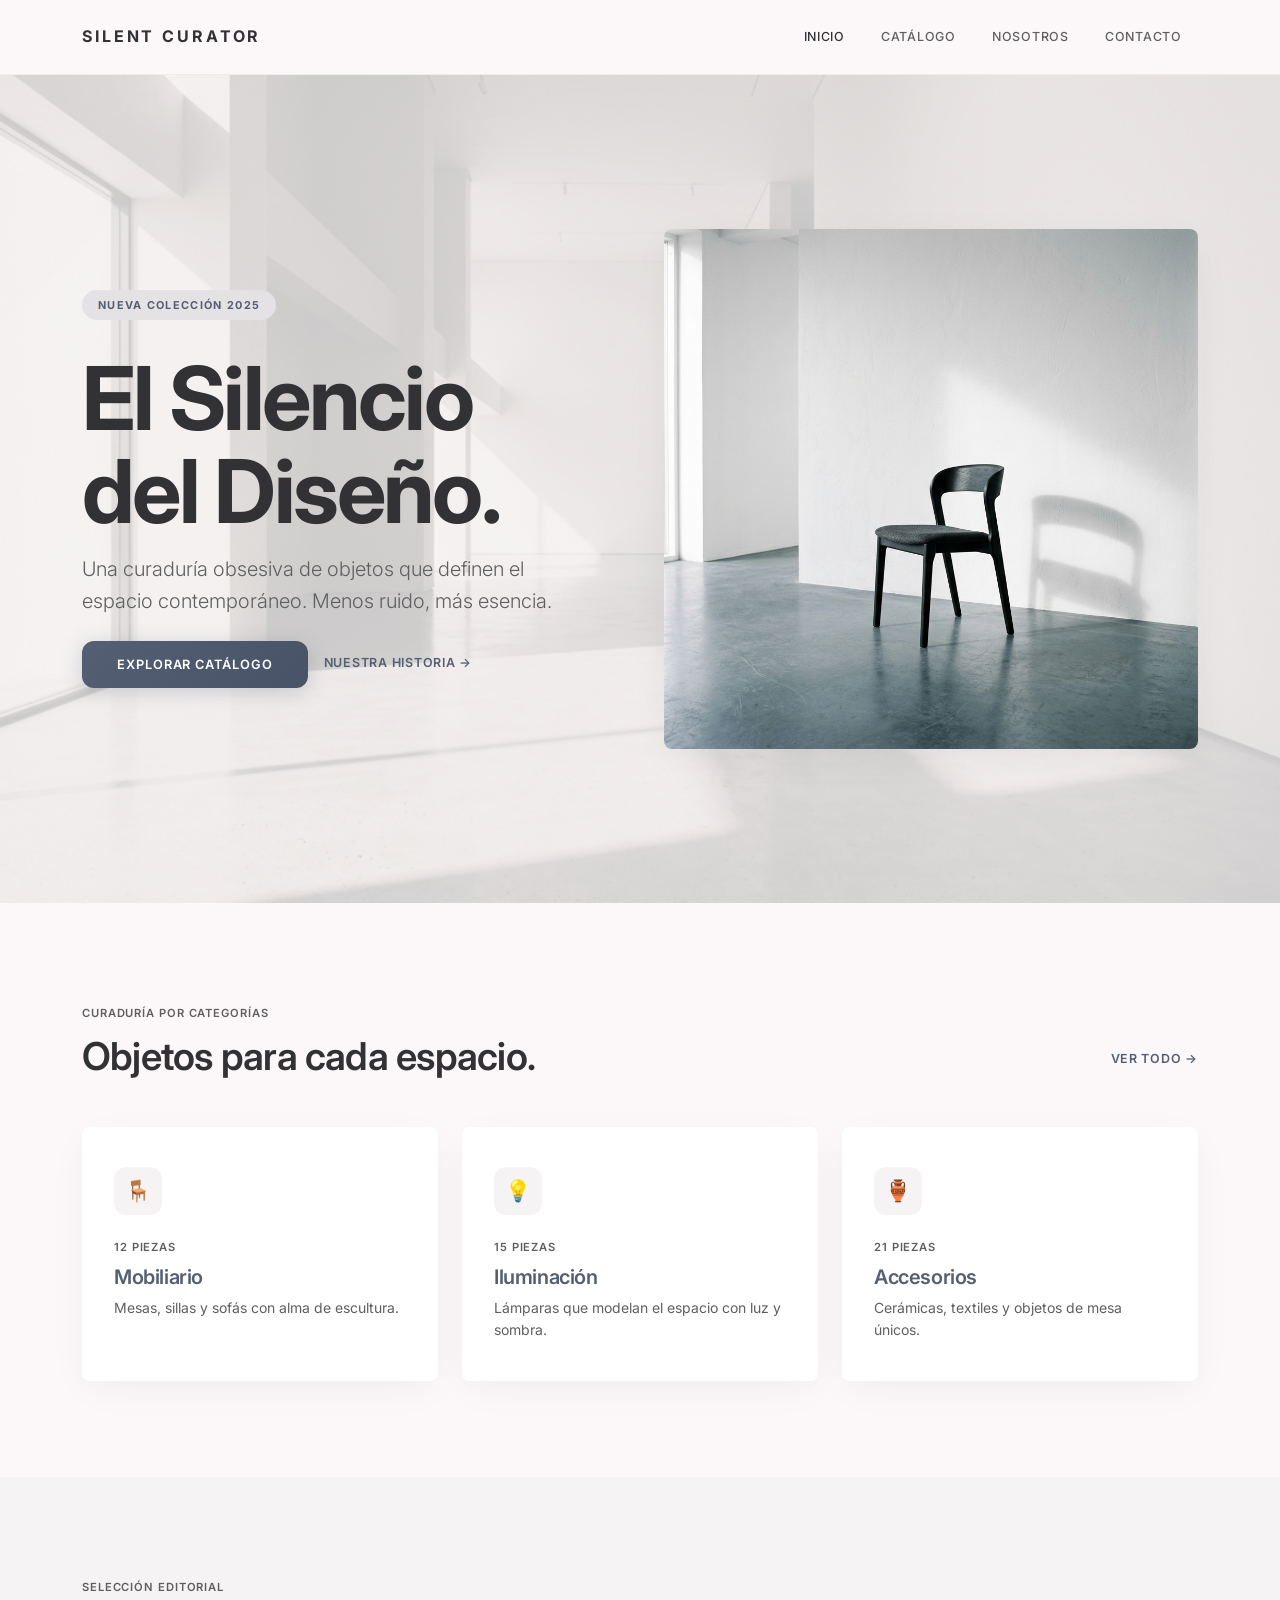
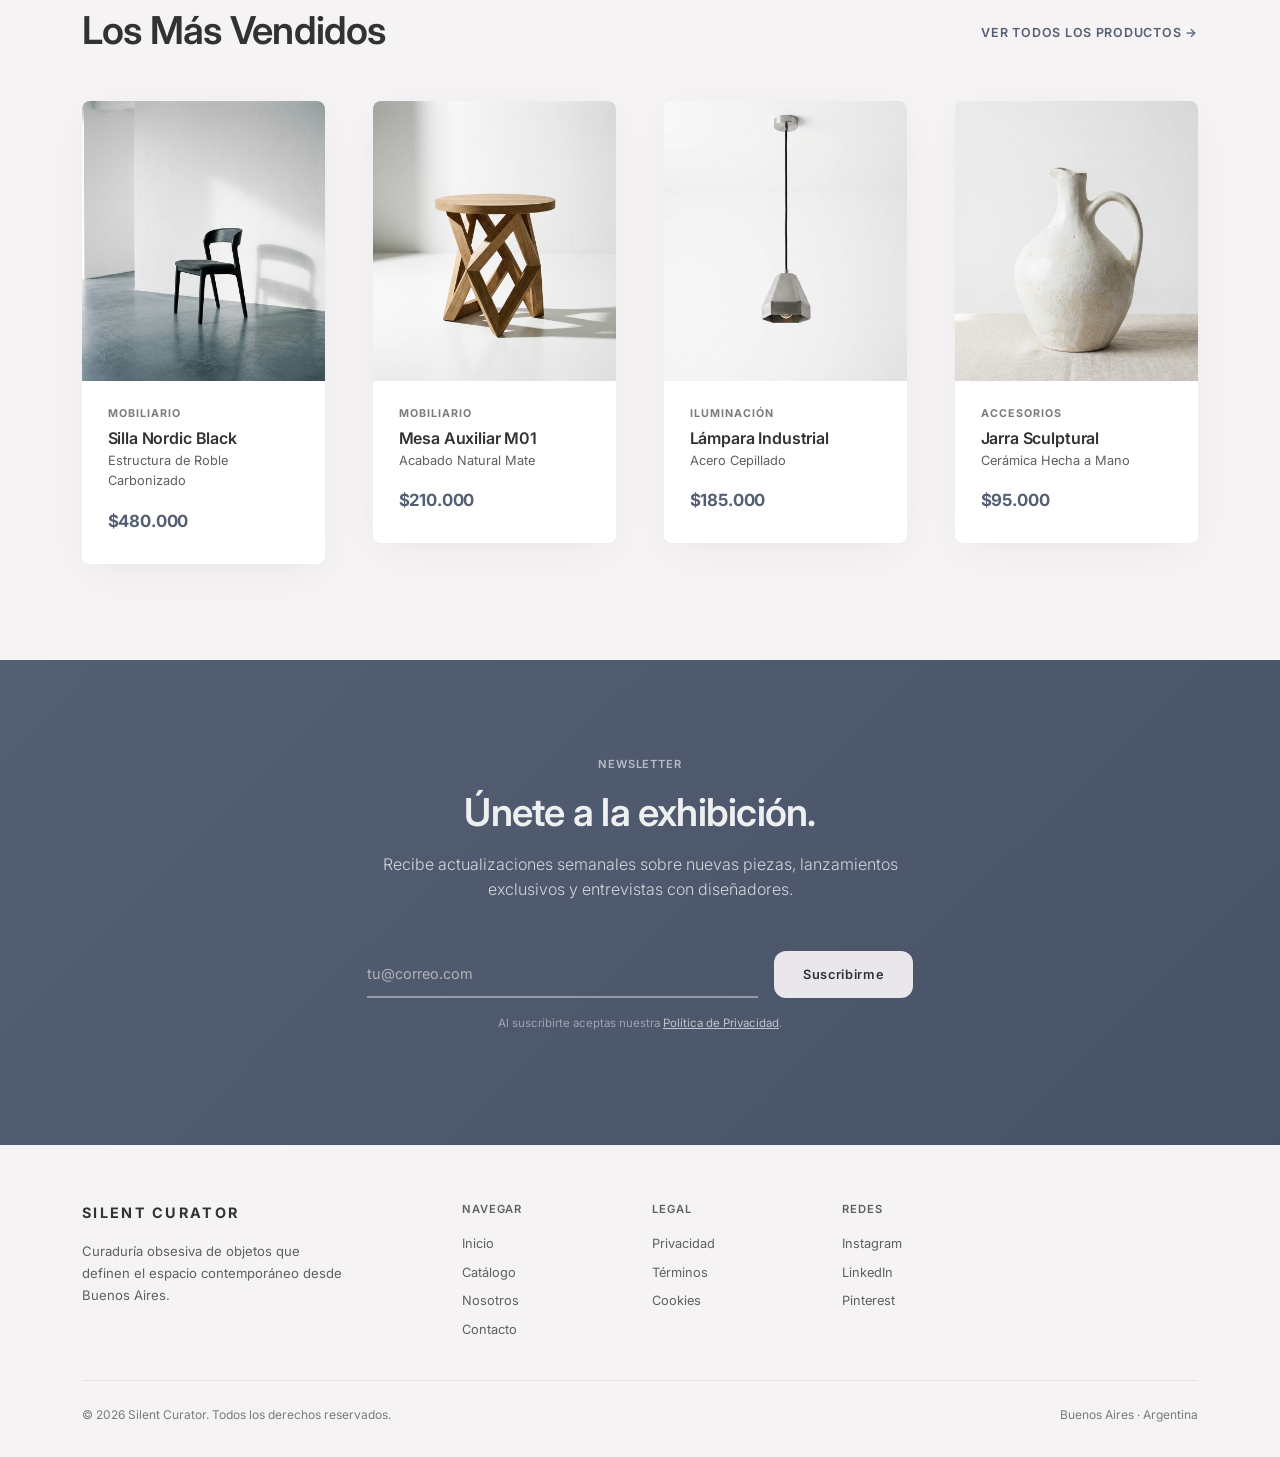
<file: index.html>
<!DOCTYPE html>
<html lang="es">
<head>
  <meta charset="UTF-8" />
  <meta name="viewport" content="width=device-width, initial-scale=1.0" />
  <title>SILENT CURATOR | Editorial Showcase</title>
  <meta name="description" content="Una curaduría obsesiva de objetos que definen el espacio contemporáneo. Mobiliario, iluminación y accesorios de diseño de alta gama." />
  <link rel="stylesheet" href="https://cdn.jsdelivr.net/npm/bootstrap@5.3.3/dist/css/bootstrap.min.css" />
  <link rel="stylesheet" href="css/styles.css" />
</head>
<body>

  <!-- NAVBAR -->
  <nav class="sc-navbar navbar navbar-expand-lg">
    <div class="container">
      <a class="navbar-brand sc-brand" href="index.html">Silent Curator</a>
      <button class="navbar-toggler border-0" type="button" data-bs-toggle="collapse" data-bs-target="#mainNav" aria-label="Abrir menú">
        <span class="navbar-toggler-icon"></span>
      </button>
      <div class="collapse navbar-collapse justify-content-end" id="mainNav">
        <ul class="navbar-nav gap-1 align-items-lg-center">
          <li class="nav-item"><a class="nav-link active" href="index.html">Inicio</a></li>
          <li class="nav-item"><a class="nav-link" href="catalogo.html">Catálogo</a></li>
          <li class="nav-item"><a class="nav-link" href="nosotros.html">Nosotros</a></li>
          <li class="nav-item"><a class="nav-link" href="nosotros.html#contacto">Contacto</a></li>
        </ul>
      </div>
    </div>
  </nav>

  <!-- HERO -->
  <section class="sc-hero">
    <img src="img/hero-bg.png" alt="Galería silenciosa" class="sc-hero-bg-img" />
    <div class="container">
      <div class="row align-items-center g-5">
        <div class="col-lg-6">
          <div class="fade-up">
            <span class="sc-hero-badge">Nueva Colección 2025</span>
          </div>
          <h1 class="text-display fade-up fade-up-1">
            El Silencio<br>del Diseño.
          </h1>
          <p class="fs-5 mt-3 mb-4 fade-up fade-up-2" style="color:var(--on-surface-variant); max-width:480px; font-weight:300;">
            Una curaduría obsesiva de objetos que definen el espacio contemporáneo. Menos ruido, más esencia.
          </p>
          <div class="d-flex gap-3 flex-wrap fade-up fade-up-3">
            <a href="catalogo.html" class="btn btn-sc-primary">Explorar Catálogo</a>
            <a href="nosotros.html" class="btn btn-sc-ghost align-self-center">Nuestra Historia →</a>
          </div>
        </div>
        <div class="col-lg-6 fade-up fade-up-4">
          <div class="sc-hero-img-frame" style="height: 520px;">
            <img src="img/hero-chair.png" alt="Silla Nordic Black – Estructura de Roble Carbonizado" />
          </div>
        </div>
      </div>
    </div>
  </section>

  <!-- CATEGORÍAS -->
  <section class="sc-section">
    <div class="container">
      <div class="row align-items-end mb-5">
        <div class="col">
          <span class="text-label">Curaduría por Categorías</span>
          <h2 class="text-headline mt-2 mb-0">Objetos para cada espacio.</h2>
        </div>
        <div class="col-auto">
          <a href="catalogo.html" class="btn btn-sc-ghost">Ver todo →</a>
        </div>
      </div>
      <div class="row g-4">
        <div class="col-md-4">
          <a href="catalogo.html?cat=mobiliario" class="text-decoration-none">
            <div class="sc-category-card">
              <div class="sc-category-icon">🪑</div>
              <span class="text-label d-block mb-2">12 piezas</span>
              <h3 class="h5 fw-semibold mb-2">Mobiliario</h3>
              <p class="small mb-0" style="color:var(--on-surface-variant);">Mesas, sillas y sofás con alma de escultura.</p>
            </div>
          </a>
        </div>
        <div class="col-md-4">
          <a href="catalogo.html?cat=iluminacion" class="text-decoration-none">
            <div class="sc-category-card">
              <div class="sc-category-icon">💡</div>
              <span class="text-label d-block mb-2">15 piezas</span>
              <h3 class="h5 fw-semibold mb-2">Iluminación</h3>
              <p class="small mb-0" style="color:var(--on-surface-variant);">Lámparas que modelan el espacio con luz y sombra.</p>
            </div>
          </a>
        </div>
        <div class="col-md-4">
          <a href="catalogo.html?cat=accesorios" class="text-decoration-none">
            <div class="sc-category-card">
              <div class="sc-category-icon">🏺</div>
              <span class="text-label d-block mb-2">21 piezas</span>
              <h3 class="h5 fw-semibold mb-2">Accesorios</h3>
              <p class="small mb-0" style="color:var(--on-surface-variant);">Cerámicas, textiles y objetos de mesa únicos.</p>
            </div>
          </a>
        </div>
      </div>
    </div>
  </section>

  <!-- LOS MÁS VENDIDOS -->
  <section class="sc-section sc-section-alt">
    <div class="container">
      <div class="row align-items-end mb-5">
        <div class="col">
          <span class="text-label">Selección Editorial</span>
          <h2 class="text-headline mt-2 mb-0">Los Más Vendidos</h2>
        </div>
        <div class="col-auto">
          <a href="catalogo.html" class="btn btn-sc-ghost">Ver todos los productos →</a>
        </div>
      </div>
      <div class="row g-5">
        <!-- Producto 1 -->
        <div class="col-sm-6 col-lg-3">
          <a href="detalle.html" class="text-decoration-none d-block sc-product-card">
            <div class="sc-product-img-wrap">
              <img src="img/hero-chair.png" alt="Silla Nordic Black" class="sc-product-img" />
            </div>
            <div class="sc-product-body">
              <p class="sc-product-category">Mobiliario</p>
              <h4 class="sc-product-title">Silla Nordic Black</h4>
              <p class="sc-product-subtitle">Estructura de Roble Carbonizado</p>
              <span class="sc-product-price">$480.000</span>
            </div>
          </a>
        </div>
        <!-- Producto 2 -->
        <div class="col-sm-6 col-lg-3">
          <a href="catalogo.html" class="text-decoration-none d-block sc-product-card">
            <div class="sc-product-img-wrap">
              <img src="img/product-table.png" alt="Mesa Auxiliar M01" class="sc-product-img" />
            </div>
            <div class="sc-product-body">
              <p class="sc-product-category">Mobiliario</p>
              <h4 class="sc-product-title">Mesa Auxiliar M01</h4>
              <p class="sc-product-subtitle">Acabado Natural Mate</p>
              <span class="sc-product-price">$210.000</span>
            </div>
          </a>
        </div>
        <!-- Producto 3 -->
        <div class="col-sm-6 col-lg-3">
          <a href="catalogo.html" class="text-decoration-none d-block sc-product-card">
            <div class="sc-product-img-wrap">
              <img src="img/product-lamp.png" alt="Lámpara Industrial" class="sc-product-img" />
            </div>
            <div class="sc-product-body">
              <p class="sc-product-category">Iluminación</p>
              <h4 class="sc-product-title">Lámpara Industrial</h4>
              <p class="sc-product-subtitle">Acero Cepillado</p>
              <span class="sc-product-price">$185.000</span>
            </div>
          </a>
        </div>
        <!-- Producto 4 -->
        <div class="col-sm-6 col-lg-3">
          <a href="catalogo.html" class="text-decoration-none d-block sc-product-card">
            <div class="sc-product-img-wrap">
              <img src="img/product-vase.png" alt="Jarra Sculptural" class="sc-product-img" />
            </div>
            <div class="sc-product-body">
              <p class="sc-product-category">Accesorios</p>
              <h4 class="sc-product-title">Jarra Sculptural</h4>
              <p class="sc-product-subtitle">Cerámica Hecha a Mano</p>
              <span class="sc-product-price">$95.000</span>
            </div>
          </a>
        </div>
      </div>
    </div>
  </section>

  <!-- NEWSLETTER -->
  <section class="sc-section sc-section-dark">
    <div class="container">
      <div class="row justify-content-center text-center">
        <div class="col-lg-6">
          <span class="text-label d-block mb-3" style="color:rgba(255,255,255,.6);">Newsletter</span>
          <h2 class="text-headline mb-3">Únete a la exhibición.</h2>
          <p class="mb-5" style="color:rgba(255,255,255,.75); font-weight:300;">
            Recibe actualizaciones semanales sobre nuevas piezas, lanzamientos exclusivos y entrevistas con diseñadores.
          </p>
          <form class="d-flex gap-3 justify-content-center flex-wrap" id="newsletter-form" novalidate>
            <div style="flex:1; min-width:220px;">
              <input
                type="email"
                id="newsletter-email"
                class="sc-newsletter-input"
                placeholder="tu@correo.com"
                required
                style="color:#fff; border-bottom-color: rgba(255,255,255,.4);"
              />
            </div>
            <button type="submit" class="btn btn-sc-secondary">Suscribirme</button>
          </form>
          <p class="mt-3" style="font-size:0.72rem; color:rgba(255,255,255,.45);">
            Al suscribirte aceptas nuestra
            <a href="#" style="color:rgba(255,255,255,.65); text-decoration:underline;">Política de Privacidad</a>.
          </p>
        </div>
      </div>
    </div>
  </section>

  <!-- FOOTER -->
  <footer class="sc-footer">
    <div class="container">
      <div class="row g-4 mb-2">
        <div class="col-lg-4 mb-4">
          <p class="sc-footer-brand mb-3">Silent Curator</p>
          <p style="font-size:0.82rem; color:var(--on-surface-variant); max-width:260px; line-height:1.7;">
            Curaduría obsesiva de objetos que definen el espacio contemporáneo desde Buenos Aires.
          </p>
        </div>
        <div class="col-6 col-lg-2">
          <p class="text-label mb-3">Navegar</p>
          <a href="index.html" class="sc-footer-link">Inicio</a>
          <a href="catalogo.html" class="sc-footer-link">Catálogo</a>
          <a href="nosotros.html" class="sc-footer-link">Nosotros</a>
          <a href="nosotros.html#contacto" class="sc-footer-link">Contacto</a>
        </div>
        <div class="col-6 col-lg-2">
          <p class="text-label mb-3">Legal</p>
          <a href="#" class="sc-footer-link">Privacidad</a>
          <a href="#" class="sc-footer-link">Términos</a>
          <a href="#" class="sc-footer-link">Cookies</a>
        </div>
        <div class="col-6 col-lg-2">
          <p class="text-label mb-3">Redes</p>
          <a href="#" class="sc-footer-link">Instagram</a>
          <a href="#" class="sc-footer-link">LinkedIn</a>
          <a href="#" class="sc-footer-link">Pinterest</a>
        </div>
      </div>
      <div class="sc-footer-divider"></div>
      <div class="d-flex justify-content-between align-items-center flex-wrap gap-3">
        <p class="sc-footer-copy mb-0">© 2026 Silent Curator. Todos los derechos reservados.</p>
        <p class="sc-footer-copy mb-0">Buenos Aires · Argentina</p>
      </div>
    </div>
  </footer>

  <script src="https://cdn.jsdelivr.net/npm/bootstrap@5.3.3/dist/js/bootstrap.bundle.min.js"></script>
  <script>
    document.getElementById('newsletter-form').addEventListener('submit', function(e) {
      e.preventDefault();
      const email = document.getElementById('newsletter-email').value;
      if (email) {
        alert('¡Gracias! Te hemos añadido a nuestra lista de curaduría.');
        this.reset();
      }
    });
  </script>
</body>
</html>
</file>
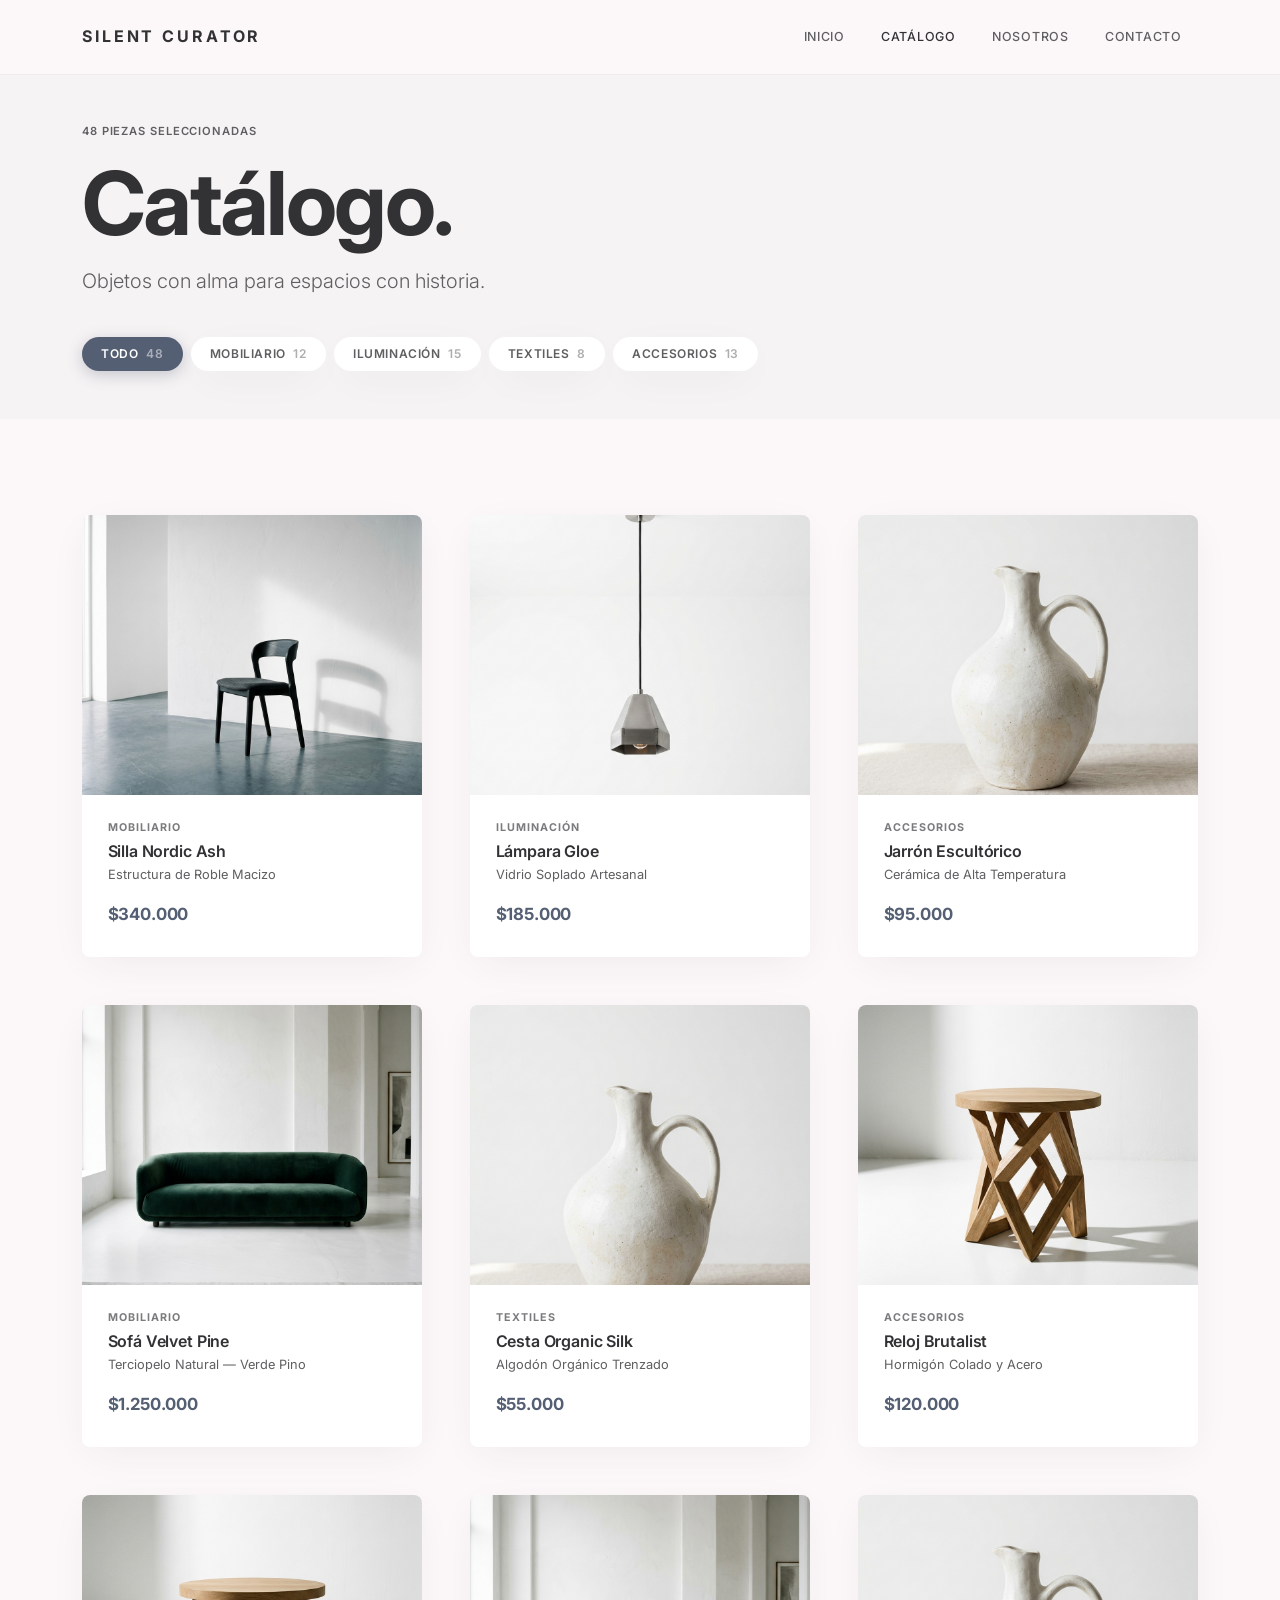
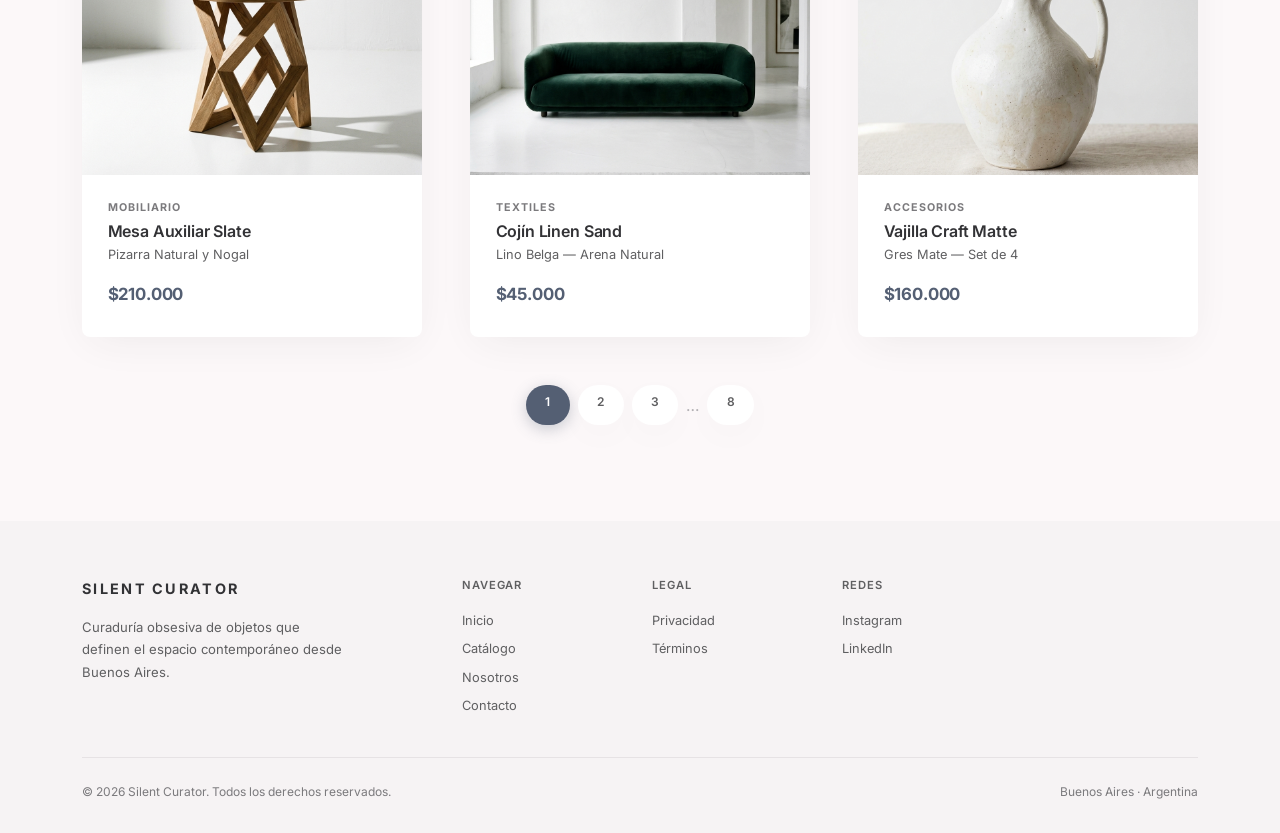
<file: catalogo.html>
<!DOCTYPE html>
<html lang="es">
<head>
  <meta charset="UTF-8" />
  <meta name="viewport" content="width=device-width, initial-scale=1.0" />
  <title>Catálogo | SILENT CURATOR</title>
  <meta name="description" content="Objetos con alma para espacios con historia. Explora nuestra selección de mobiliario, iluminación, textiles y accesorios de diseño." />
  <link rel="stylesheet" href="https://cdn.jsdelivr.net/npm/bootstrap@5.3.3/dist/css/bootstrap.min.css" />
  <link rel="stylesheet" href="css/styles.css" />
</head>
<body>

  <!-- NAVBAR -->
  <nav class="sc-navbar navbar navbar-expand-lg">
    <div class="container">
      <a class="navbar-brand sc-brand" href="index.html">Silent Curator</a>
      <button class="navbar-toggler border-0" type="button" data-bs-toggle="collapse" data-bs-target="#mainNav" aria-label="Abrir menú">
        <span class="navbar-toggler-icon"></span>
      </button>
      <div class="collapse navbar-collapse justify-content-end" id="mainNav">
        <ul class="navbar-nav gap-1 align-items-lg-center">
          <li class="nav-item"><a class="nav-link" href="index.html">Inicio</a></li>
          <li class="nav-item"><a class="nav-link active" href="catalogo.html">Catálogo</a></li>
          <li class="nav-item"><a class="nav-link" href="nosotros.html">Nosotros</a></li>
          <li class="nav-item"><a class="nav-link" href="nosotros.html#contacto">Contacto</a></li>
        </ul>
      </div>
    </div>
  </nav>

  <!-- HEADER -->
  <section class="sc-section sc-section-alt py-5">
    <div class="container">
      <div class="row align-items-end">
        <div class="col">
          <span class="text-label d-block mb-3">48 piezas seleccionadas</span>
          <h1 class="text-display mb-3">Catálogo.</h1>
          <p class="fs-5 fw-light" style="color:var(--on-surface-variant); max-width:540px;">
            Objetos con alma para espacios con historia.
          </p>
        </div>
      </div>

      <!-- FILTROS -->
      <div class="d-flex gap-2 flex-wrap mt-4" id="filter-group">
        <button class="sc-filter-btn active" data-filter="all" id="filter-all">Todo <span class="ms-1 opacity-50">48</span></button>
        <button class="sc-filter-btn" data-filter="mobiliario" id="filter-mobiliario">Mobiliario <span class="ms-1 opacity-50">12</span></button>
        <button class="sc-filter-btn" data-filter="iluminacion" id="filter-iluminacion">Iluminación <span class="ms-1 opacity-50">15</span></button>
        <button class="sc-filter-btn" data-filter="textiles" id="filter-textiles">Textiles <span class="ms-1 opacity-50">8</span></button>
        <button class="sc-filter-btn" data-filter="accesorios" id="filter-accesorios">Accesorios <span class="ms-1 opacity-50">13</span></button>
      </div>
    </div>
  </section>

  <!-- PRODUCTOS GRID -->
  <section class="sc-section">
    <div class="container">
      <div class="row g-5" id="products-grid">

        <!-- Producto 1 -->
        <div class="col-sm-6 col-lg-4 product-item" data-cat="mobiliario">
          <a href="detalle.html" class="text-decoration-none d-block sc-product-card">
            <div class="sc-product-img-wrap">
              <img src="img/hero-chair.png" alt="Silla Nordic Ash" class="sc-product-img" />
            </div>
            <div class="sc-product-body">
              <p class="sc-product-category">Mobiliario</p>
              <h2 class="sc-product-title">Silla Nordic Ash</h2>
              <p class="sc-product-subtitle">Estructura de Roble Macizo</p>
              <span class="sc-product-price">$340.000</span>
            </div>
          </a>
        </div>

        <!-- Producto 2 -->
        <div class="col-sm-6 col-lg-4 product-item" data-cat="iluminacion">
          <a href="catalogo.html" class="text-decoration-none d-block sc-product-card">
            <div class="sc-product-img-wrap">
              <img src="img/product-lamp.png" alt="Lámpara Gloe" class="sc-product-img" />
            </div>
            <div class="sc-product-body">
              <p class="sc-product-category">Iluminación</p>
              <h2 class="sc-product-title">Lámpara Gloe</h2>
              <p class="sc-product-subtitle">Vidrio Soplado Artesanal</p>
              <span class="sc-product-price">$185.000</span>
            </div>
          </a>
        </div>

        <!-- Producto 3 -->
        <div class="col-sm-6 col-lg-4 product-item" data-cat="accesorios">
          <a href="catalogo.html" class="text-decoration-none d-block sc-product-card">
            <div class="sc-product-img-wrap">
              <img src="img/product-vase.png" alt="Jarrón Escultórico" class="sc-product-img" />
            </div>
            <div class="sc-product-body">
              <p class="sc-product-category">Accesorios</p>
              <h2 class="sc-product-title">Jarrón Escultórico</h2>
              <p class="sc-product-subtitle">Cerámica de Alta Temperatura</p>
              <span class="sc-product-price">$95.000</span>
            </div>
          </a>
        </div>

        <!-- Producto 4 -->
        <div class="col-sm-6 col-lg-4 product-item" data-cat="mobiliario">
          <a href="catalogo.html" class="text-decoration-none d-block sc-product-card">
            <div class="sc-product-img-wrap">
              <img src="img/product-sofa.png" alt="Sofá Velvet Pine" class="sc-product-img" />
            </div>
            <div class="sc-product-body">
              <p class="sc-product-category">Mobiliario</p>
              <h2 class="sc-product-title">Sofá Velvet Pine</h2>
              <p class="sc-product-subtitle">Terciopelo Natural — Verde Pino</p>
              <span class="sc-product-price">$1.250.000</span>
            </div>
          </a>
        </div>

        <!-- Producto 5 -->
        <div class="col-sm-6 col-lg-4 product-item" data-cat="textiles">
          <a href="catalogo.html" class="text-decoration-none d-block sc-product-card">
            <div class="sc-product-img-wrap">
              <img src="img/product-vase.png" alt="Cesta Organic Silk" class="sc-product-img" style="object-position:top;" />
            </div>
            <div class="sc-product-body">
              <p class="sc-product-category">Textiles</p>
              <h2 class="sc-product-title">Cesta Organic Silk</h2>
              <p class="sc-product-subtitle">Algodón Orgánico Trenzado</p>
              <span class="sc-product-price">$55.000</span>
            </div>
          </a>
        </div>

        <!-- Producto 6 -->
        <div class="col-sm-6 col-lg-4 product-item" data-cat="accesorios">
          <a href="catalogo.html" class="text-decoration-none d-block sc-product-card">
            <div class="sc-product-img-wrap">
              <img src="img/product-table.png" alt="Reloj Brutalist" class="sc-product-img" />
            </div>
            <div class="sc-product-body">
              <p class="sc-product-category">Accesorios</p>
              <h2 class="sc-product-title">Reloj Brutalist</h2>
              <p class="sc-product-subtitle">Hormigón Colado y Acero</p>
              <span class="sc-product-price">$120.000</span>
            </div>
          </a>
        </div>

        <!-- Producto 7 -->
        <div class="col-sm-6 col-lg-4 product-item" data-cat="mobiliario">
          <a href="catalogo.html" class="text-decoration-none d-block sc-product-card">
            <div class="sc-product-img-wrap">
              <img src="img/product-table.png" alt="Mesa Auxiliar Slate" class="sc-product-img" />
            </div>
            <div class="sc-product-body">
              <p class="sc-product-category">Mobiliario</p>
              <h2 class="sc-product-title">Mesa Auxiliar Slate</h2>
              <p class="sc-product-subtitle">Pizarra Natural y Nogal</p>
              <span class="sc-product-price">$210.000</span>
            </div>
          </a>
        </div>

        <!-- Producto 8 -->
        <div class="col-sm-6 col-lg-4 product-item" data-cat="textiles">
          <a href="catalogo.html" class="text-decoration-none d-block sc-product-card">
            <div class="sc-product-img-wrap">
              <img src="img/product-sofa.png" alt="Cojín Linen Sand" class="sc-product-img" />
            </div>
            <div class="sc-product-body">
              <p class="sc-product-category">Textiles</p>
              <h2 class="sc-product-title">Cojín Linen Sand</h2>
              <p class="sc-product-subtitle">Lino Belga — Arena Natural</p>
              <span class="sc-product-price">$45.000</span>
            </div>
          </a>
        </div>

        <!-- Producto 9 -->
        <div class="col-sm-6 col-lg-4 product-item" data-cat="accesorios">
          <a href="catalogo.html" class="text-decoration-none d-block sc-product-card">
            <div class="sc-product-img-wrap">
              <img src="img/product-vase.png" alt="Vajilla Craft Matte" class="sc-product-img" />
            </div>
            <div class="sc-product-body">
              <p class="sc-product-category">Accesorios</p>
              <h2 class="sc-product-title">Vajilla Craft Matte</h2>
              <p class="sc-product-subtitle">Gres Mate — Set de 4</p>
              <span class="sc-product-price">$160.000</span>
            </div>
          </a>
        </div>

      </div>

      <!-- PAGINACIÓN -->
      <div class="d-flex justify-content-center mt-5 gap-2">
        <a href="#" class="sc-filter-btn active" id="page-1">1</a>
        <a href="#" class="sc-filter-btn" id="page-2">2</a>
        <a href="#" class="sc-filter-btn" id="page-3">3</a>
        <span style="color:var(--outline-variant); line-height:2.5;">…</span>
        <a href="#" class="sc-filter-btn" id="page-last">8</a>
      </div>
    </div>
  </section>

  <!-- FOOTER -->
  <footer class="sc-footer">
    <div class="container">
      <div class="row g-4">
        <div class="col-lg-4 mb-4">
          <p class="sc-footer-brand mb-3">Silent Curator</p>
          <p style="font-size:0.82rem; color:var(--on-surface-variant); max-width:260px; line-height:1.7;">
            Curaduría obsesiva de objetos que definen el espacio contemporáneo desde Buenos Aires.
          </p>
        </div>
        <div class="col-6 col-lg-2">
          <p class="text-label mb-3">Navegar</p>
          <a href="index.html" class="sc-footer-link">Inicio</a>
          <a href="catalogo.html" class="sc-footer-link">Catálogo</a>
          <a href="nosotros.html" class="sc-footer-link">Nosotros</a>
          <a href="nosotros.html#contacto" class="sc-footer-link">Contacto</a>
        </div>
        <div class="col-6 col-lg-2">
          <p class="text-label mb-3">Legal</p>
          <a href="#" class="sc-footer-link">Privacidad</a>
          <a href="#" class="sc-footer-link">Términos</a>
        </div>
        <div class="col-6 col-lg-2">
          <p class="text-label mb-3">Redes</p>
          <a href="#" class="sc-footer-link">Instagram</a>
          <a href="#" class="sc-footer-link">LinkedIn</a>
        </div>
      </div>
      <div class="sc-footer-divider"></div>
      <div class="d-flex justify-content-between align-items-center flex-wrap gap-3">
        <p class="sc-footer-copy mb-0">© 2026 Silent Curator. Todos los derechos reservados.</p>
        <p class="sc-footer-copy mb-0">Buenos Aires · Argentina</p>
      </div>
    </div>
  </footer>

  <script src="https://cdn.jsdelivr.net/npm/bootstrap@5.3.3/dist/js/bootstrap.bundle.min.js"></script>
  <script>
    // Filtro de categorías
    const filterBtns = document.querySelectorAll('[data-filter]');
    const items = document.querySelectorAll('.product-item');

    filterBtns.forEach(btn => {
      btn.addEventListener('click', () => {
        filterBtns.forEach(b => b.classList.remove('active'));
        btn.classList.add('active');
        const cat = btn.dataset.filter;
        items.forEach(item => {
          if (cat === 'all' || item.dataset.cat === cat) {
            item.style.display = '';
          } else {
            item.style.display = 'none';
          }
        });
      });
    });
  </script>
</body>
</html>
</file>
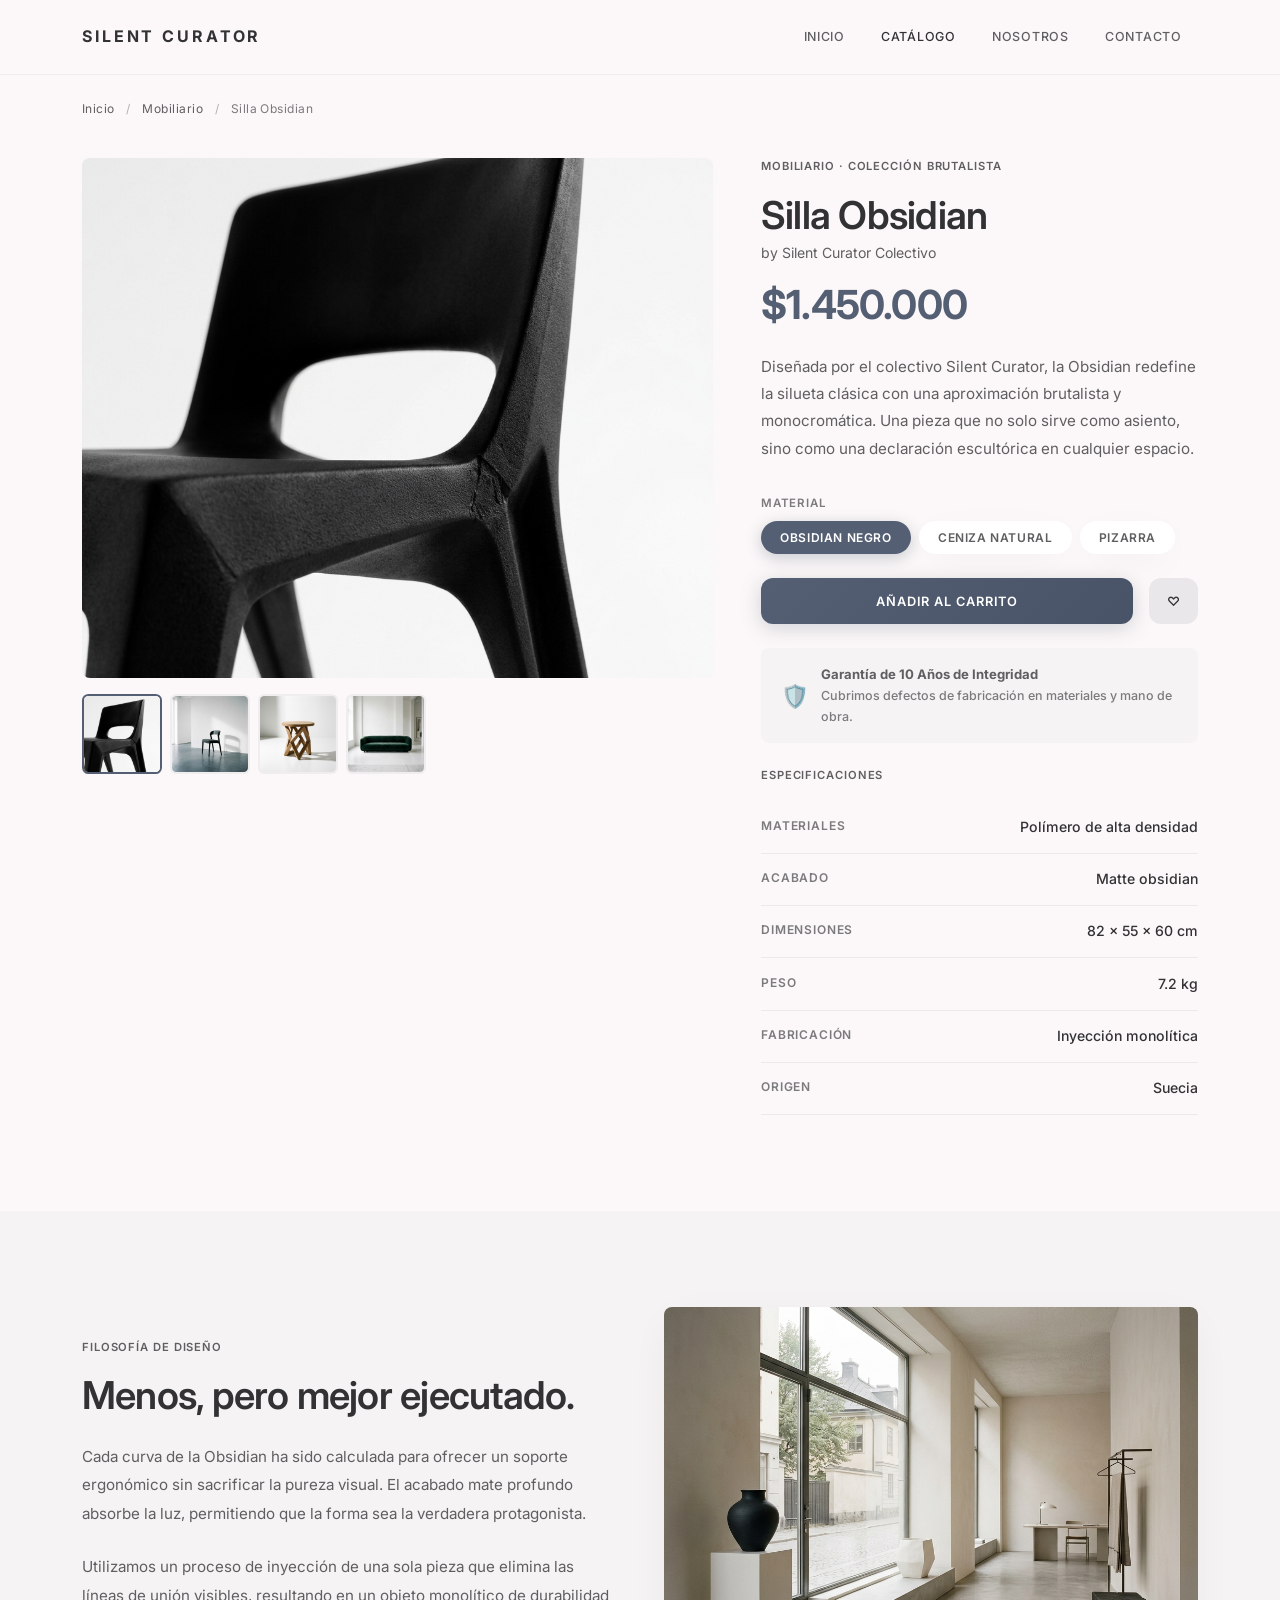
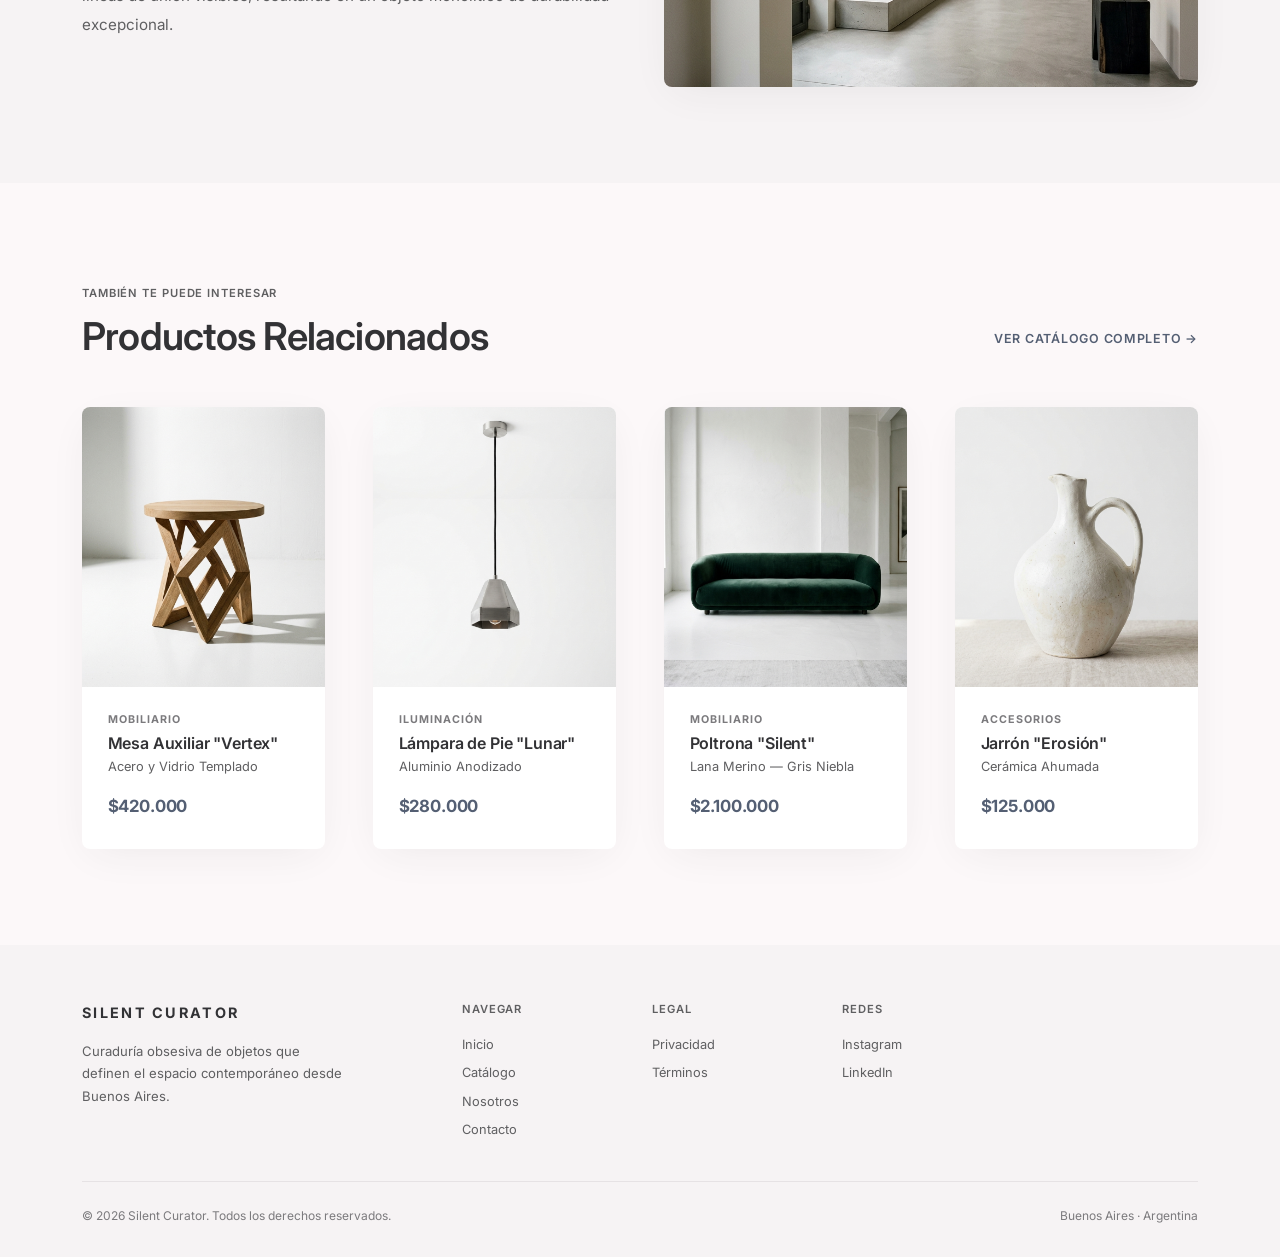
<file: detalle.html>
<!DOCTYPE html>
<html lang="es">
<head>
  <meta charset="UTF-8" />
  <meta name="viewport" content="width=device-width, initial-scale=1.0" />
  <title>Detalle de Producto | SILENT CURATOR</title>
  <meta name="description" content="Silla Obsidian — Diseñada por el colectivo Silent Curator, la Obsidian redefine la silueta clásica con una aproximación brutalista y monocromática." />
  <link rel="stylesheet" href="https://cdn.jsdelivr.net/npm/bootstrap@5.3.3/dist/css/bootstrap.min.css" />
  <link rel="stylesheet" href="css/styles.css" />
</head>
<body>

  <!-- NAVBAR -->
  <nav class="sc-navbar navbar navbar-expand-lg">
    <div class="container">
      <a class="navbar-brand sc-brand" href="index.html">Silent Curator</a>
      <button class="navbar-toggler border-0" type="button" data-bs-toggle="collapse" data-bs-target="#mainNav" aria-label="Abrir menú">
        <span class="navbar-toggler-icon"></span>
      </button>
      <div class="collapse navbar-collapse justify-content-end" id="mainNav">
        <ul class="navbar-nav gap-1 align-items-lg-center">
          <li class="nav-item"><a class="nav-link" href="index.html">Inicio</a></li>
          <li class="nav-item"><a class="nav-link active" href="catalogo.html">Catálogo</a></li>
          <li class="nav-item"><a class="nav-link" href="nosotros.html">Nosotros</a></li>
          <li class="nav-item"><a class="nav-link" href="nosotros.html#contacto">Contacto</a></li>
        </ul>
      </div>
    </div>
  </nav>

  <!-- BREADCRUMB -->
  <div class="container pt-4 pb-2">
    <nav aria-label="breadcrumb">
      <p class="sc-breadcrumb mb-0">
        <a href="index.html">Inicio</a>
        <span class="separator">/</span>
        <a href="catalogo.html">Mobiliario</a>
        <span class="separator">/</span>
        <span>Silla Obsidian</span>
      </p>
    </nav>
  </div>

  <!-- DETALLE PRODUCTO -->
  <section class="sc-section" style="padding-top: 2rem;">
    <div class="container">
      <div class="row g-5 align-items-start">

        <!-- GALERÍA IMÁGENES -->
        <div class="col-lg-7">
          <div class="mb-3">
            <img
              src="img/product-obsidian.png"
              alt="Silla Obsidian — Vista principal"
              class="sc-detail-img-main"
              id="main-product-img"
            />
          </div>
          <div class="d-flex gap-2 flex-wrap">
            <img src="img/product-obsidian.png" alt="Vista 1" class="sc-detail-img-thumb active"
              onclick="setMainImg(this)" />
            <img src="img/hero-chair.png" alt="Vista 2" class="sc-detail-img-thumb"
              onclick="setMainImg(this)" />
            <img src="img/product-table.png" alt="Vista 3" class="sc-detail-img-thumb"
              onclick="setMainImg(this)" />
            <img src="img/product-sofa.png" alt="Vista 4" class="sc-detail-img-thumb"
              onclick="setMainImg(this)" />
          </div>
        </div>

        <!-- INFORMACIÓN PRODUCTO -->
        <div class="col-lg-5" style="position:sticky; top:6rem;">
          <span class="text-label d-block mb-3">Mobiliario · Colección Brutalista</span>
          <h1 class="text-headline mb-1">Silla Obsidian</h1>
          <p class="mb-3" style="color:var(--on-surface-variant); font-size:0.88rem;">by Silent Curator Colectivo</p>

          <p class="display-6 fw-bold mb-4" style="color:var(--primary); letter-spacing:-0.02em;">$1.450.000</p>

          <p style="color:var(--on-surface-variant); line-height:1.8; font-size:0.95rem; margin-bottom:2rem;">
            Diseñada por el colectivo Silent Curator, la Obsidian redefine la silueta clásica con una aproximación brutalista y monocromática. Una pieza que no solo sirve como asiento, sino como una declaración escultórica en cualquier espacio.
          </p>

          <!-- OPCIONES -->
          <div class="mb-4">
            <label class="sc-form-label d-block mb-2">Material</label>
            <div class="d-flex gap-2 flex-wrap" id="material-options">
              <button class="sc-filter-btn active" id="mat-obsidian">Obsidian Negro</button>
              <button class="sc-filter-btn" id="mat-ash">Ceniza Natural</button>
              <button class="sc-filter-btn" id="mat-slate">Pizarra</button>
            </div>
          </div>

          <!-- CTAs -->
          <div class="d-flex gap-3 mb-4">
            <button class="btn btn-sc-primary flex-grow-1" id="btn-add-cart">Añadir al Carrito</button>
            <button class="btn btn-sc-secondary" id="btn-wishlist" title="Guardar en lista de deseos" style="padding:0.75rem 1.1rem;">♡</button>
          </div>

          <!-- GARANTÍA -->
          <div class="sc-badge-guarantee mb-4">
            <span style="font-size:1.4rem;">🛡️</span>
            <div>
              <strong>Garantía de 10 Años de Integridad</strong><br/>
              <span style="font-size:0.78rem; color:var(--outline);">Cubrimos defectos de fabricación en materiales y mano de obra.</span>
            </div>
          </div>

          <!-- ESPECIFICACIONES -->
          <div>
            <p class="text-label mb-3">Especificaciones</p>
            <div class="sc-spec-row">
              <span class="sc-spec-label">Materiales</span>
              <span class="sc-spec-value">Polímero de alta densidad</span>
            </div>
            <div class="sc-spec-row">
              <span class="sc-spec-label">Acabado</span>
              <span class="sc-spec-value">Matte obsidian</span>
            </div>
            <div class="sc-spec-row">
              <span class="sc-spec-label">Dimensiones</span>
              <span class="sc-spec-value">82 × 55 × 60 cm</span>
            </div>
            <div class="sc-spec-row">
              <span class="sc-spec-label">Peso</span>
              <span class="sc-spec-value">7.2 kg</span>
            </div>
            <div class="sc-spec-row">
              <span class="sc-spec-label">Fabricación</span>
              <span class="sc-spec-value">Inyección monolítica</span>
            </div>
            <div class="sc-spec-row">
              <span class="sc-spec-label">Origen</span>
              <span class="sc-spec-value">Suecia</span>
            </div>
          </div>
        </div>
      </div>
    </div>
  </section>

  <!-- DESCRIPCIÓN EXTENDIDA -->
  <section class="sc-section sc-section-alt">
    <div class="container">
      <div class="row g-5 align-items-center">
        <div class="col-lg-6">
          <span class="text-label d-block mb-3">Filosofía de Diseño</span>
          <h2 class="text-headline mb-4">Menos, pero mejor ejecutado.</h2>
          <p style="color:var(--on-surface-variant); line-height:1.9; font-size:0.95rem;" class="mb-4">
            Cada curva de la Obsidian ha sido calculada para ofrecer un soporte ergonómico sin sacrificar la pureza visual. El acabado mate profundo absorbe la luz, permitiendo que la forma sea la verdadera protagonista.
          </p>
          <p style="color:var(--on-surface-variant); line-height:1.9; font-size:0.95rem;">
            Utilizamos un proceso de inyección de una sola pieza que elimina las líneas de unión visibles, resultando en un objeto monolítico de durabilidad excepcional.
          </p>
        </div>
        <div class="col-lg-6">
          <img src="img/about-studio.png" alt="Proceso de diseño" class="sc-about-img" style="height:380px; object-fit:cover;" />
        </div>
      </div>
    </div>
  </section>

  <!-- PRODUCTOS RELACIONADOS -->
  <section class="sc-section">
    <div class="container">
      <div class="row align-items-end mb-5">
        <div class="col">
          <span class="text-label">También te puede interesar</span>
          <h2 class="text-headline mt-2 mb-0">Productos Relacionados</h2>
        </div>
        <div class="col-auto">
          <a href="catalogo.html" class="btn btn-sc-ghost">Ver catálogo completo →</a>
        </div>
      </div>
      <div class="row g-5">
        <div class="col-sm-6 col-lg-3">
          <a href="catalogo.html" class="text-decoration-none d-block sc-product-card">
            <div class="sc-product-img-wrap">
              <img src="img/product-table.png" alt='Mesa Auxiliar "Vertex"' class="sc-product-img" />
            </div>
            <div class="sc-product-body">
              <p class="sc-product-category">Mobiliario</p>
              <h3 class="sc-product-title">Mesa Auxiliar "Vertex"</h3>
              <p class="sc-product-subtitle">Acero y Vidrio Templado</p>
              <span class="sc-product-price">$420.000</span>
            </div>
          </a>
        </div>
        <div class="col-sm-6 col-lg-3">
          <a href="catalogo.html" class="text-decoration-none d-block sc-product-card">
            <div class="sc-product-img-wrap">
              <img src="img/product-lamp.png" alt='Lámpara de Pie "Lunar"' class="sc-product-img" />
            </div>
            <div class="sc-product-body">
              <p class="sc-product-category">Iluminación</p>
              <h3 class="sc-product-title">Lámpara de Pie "Lunar"</h3>
              <p class="sc-product-subtitle">Aluminio Anodizado</p>
              <span class="sc-product-price">$280.000</span>
            </div>
          </a>
        </div>
        <div class="col-sm-6 col-lg-3">
          <a href="catalogo.html" class="text-decoration-none d-block sc-product-card">
            <div class="sc-product-img-wrap">
              <img src="img/product-sofa.png" alt='Poltrona "Silent"' class="sc-product-img" />
            </div>
            <div class="sc-product-body">
              <p class="sc-product-category">Mobiliario</p>
              <h3 class="sc-product-title">Poltrona "Silent"</h3>
              <p class="sc-product-subtitle">Lana Merino — Gris Niebla</p>
              <span class="sc-product-price">$2.100.000</span>
            </div>
          </a>
        </div>
        <div class="col-sm-6 col-lg-3">
          <a href="catalogo.html" class="text-decoration-none d-block sc-product-card">
            <div class="sc-product-img-wrap">
              <img src="img/product-vase.png" alt='Jarrón "Erosión"' class="sc-product-img" />
            </div>
            <div class="sc-product-body">
              <p class="sc-product-category">Accesorios</p>
              <h3 class="sc-product-title">Jarrón "Erosión"</h3>
              <p class="sc-product-subtitle">Cerámica Ahumada</p>
              <span class="sc-product-price">$125.000</span>
            </div>
          </a>
        </div>
      </div>
    </div>
  </section>

  <!-- FOOTER -->
  <footer class="sc-footer">
    <div class="container">
      <div class="row g-4">
        <div class="col-lg-4 mb-4">
          <p class="sc-footer-brand mb-3">Silent Curator</p>
          <p style="font-size:0.82rem; color:var(--on-surface-variant); max-width:260px; line-height:1.7;">
            Curaduría obsesiva de objetos que definen el espacio contemporáneo desde Buenos Aires.
          </p>
        </div>
        <div class="col-6 col-lg-2">
          <p class="text-label mb-3">Navegar</p>
          <a href="index.html" class="sc-footer-link">Inicio</a>
          <a href="catalogo.html" class="sc-footer-link">Catálogo</a>
          <a href="nosotros.html" class="sc-footer-link">Nosotros</a>
          <a href="nosotros.html#contacto" class="sc-footer-link">Contacto</a>
        </div>
        <div class="col-6 col-lg-2">
          <p class="text-label mb-3">Legal</p>
          <a href="#" class="sc-footer-link">Privacidad</a>
          <a href="#" class="sc-footer-link">Términos</a>
        </div>
        <div class="col-6 col-lg-2">
          <p class="text-label mb-3">Redes</p>
          <a href="#" class="sc-footer-link">Instagram</a>
          <a href="#" class="sc-footer-link">LinkedIn</a>
        </div>
      </div>
      <div class="sc-footer-divider"></div>
      <div class="d-flex justify-content-between align-items-center flex-wrap gap-3">
        <p class="sc-footer-copy mb-0">© 2026 Silent Curator. Todos los derechos reservados.</p>
        <p class="sc-footer-copy mb-0">Buenos Aires · Argentina</p>
      </div>
    </div>
  </footer>

  <script src="https://cdn.jsdelivr.net/npm/bootstrap@5.3.3/dist/js/bootstrap.bundle.min.js"></script>
  <script>
    // Cambiar imagen principal
    function setMainImg(thumb) {
      document.querySelectorAll('.sc-detail-img-thumb').forEach(t => t.classList.remove('active'));
      thumb.classList.add('active');
      document.getElementById('main-product-img').src = thumb.src;
    }

    // Selección de material
    document.querySelectorAll('#material-options .sc-filter-btn').forEach(btn => {
      btn.addEventListener('click', () => {
        document.querySelectorAll('#material-options .sc-filter-btn').forEach(b => b.classList.remove('active'));
        btn.classList.add('active');
      });
    });

    // Carrito
    document.getElementById('btn-add-cart').addEventListener('click', function () {
      this.textContent = '✓ Añadido al Carrito';
      this.style.background = 'linear-gradient(135deg, #3d6b46, #2e5235)';
      setTimeout(() => {
        this.textContent = 'Añadir al Carrito';
        this.style.background = '';
      }, 2500);
    });

    // Wishlist
    let wished = false;
    document.getElementById('btn-wishlist').addEventListener('click', function () {
      wished = !wished;
      this.textContent = wished ? '♥' : '♡';
      this.style.color = wished ? '#9f403d' : '';
    });
  </script>
</body>
</html>
</file>
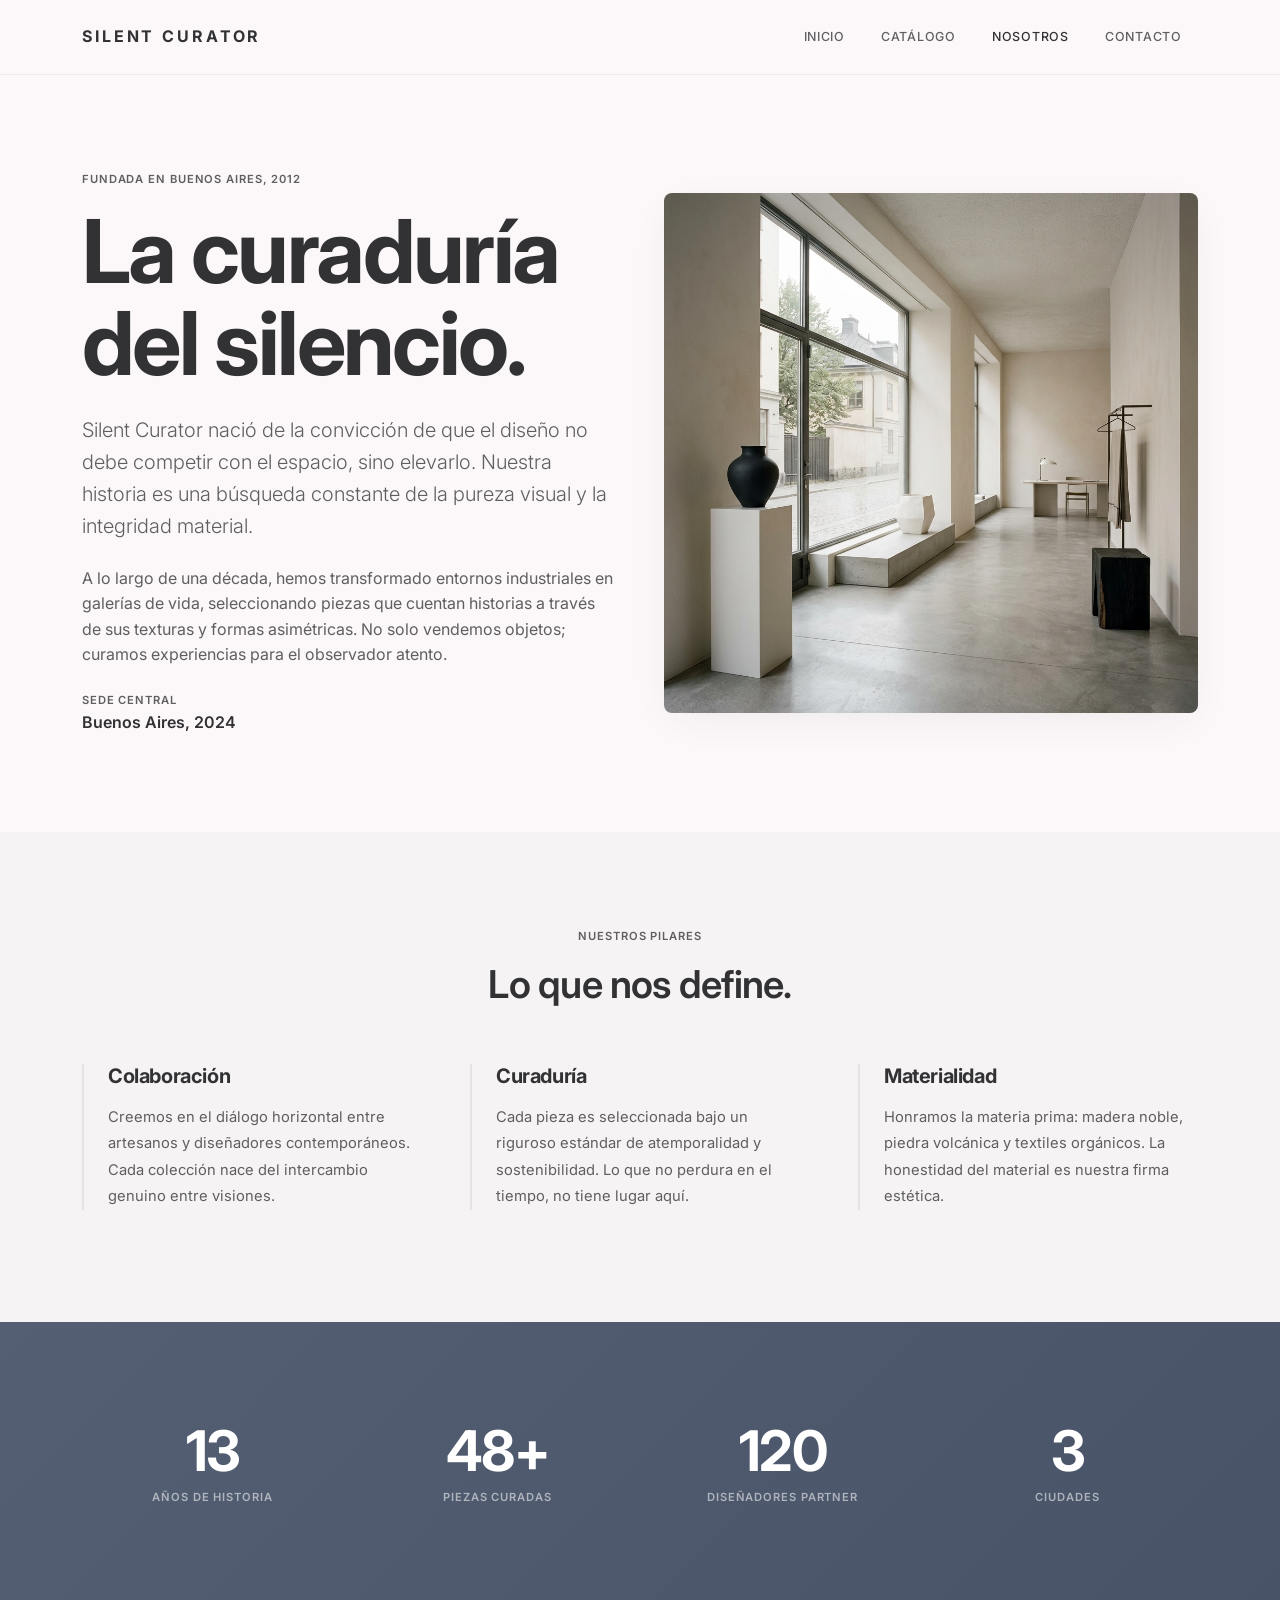
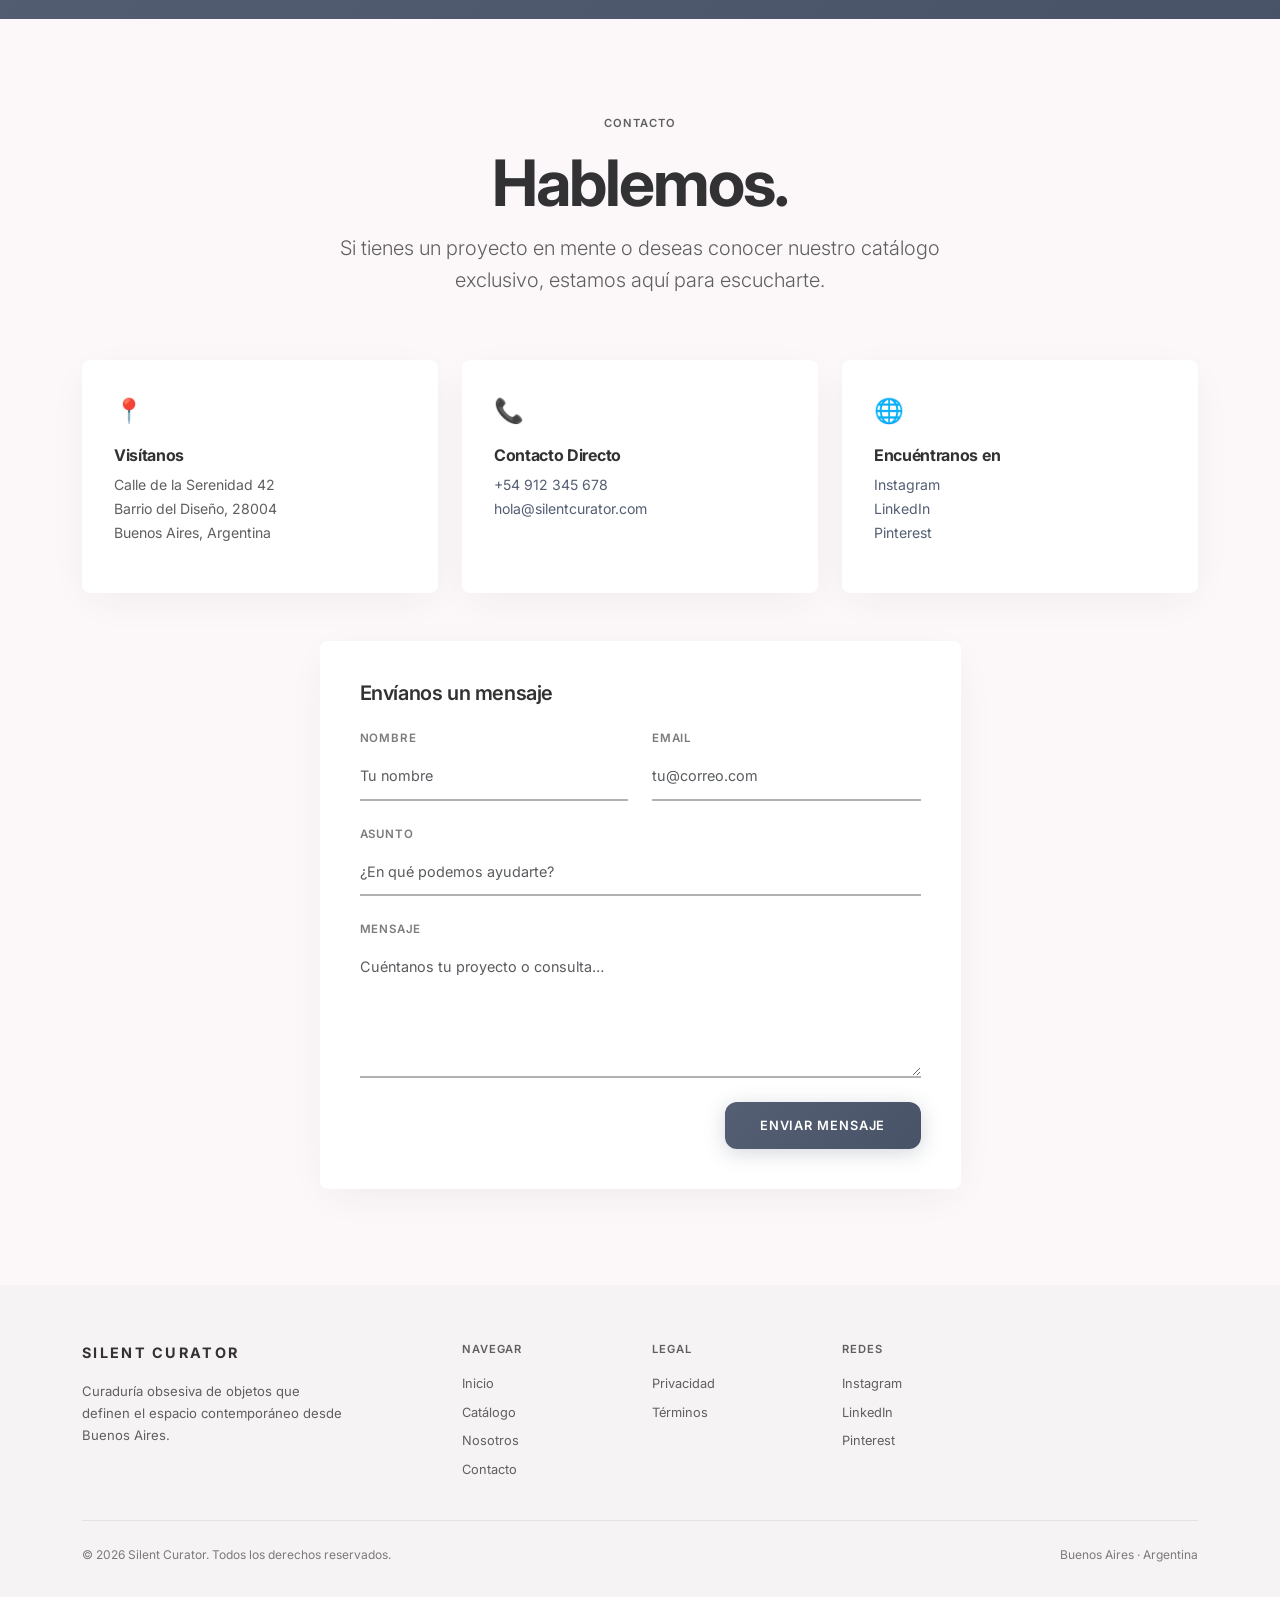
<file: nosotros.html>
<!DOCTYPE html>
<html lang="es">
<head>
  <meta charset="UTF-8" />
  <meta name="viewport" content="width=device-width, initial-scale=1.0" />
  <title>Nosotros y Contacto | SILENT CURATOR</title>
  <meta name="description" content="Fundada en 2012, Silent Curator nació de la convicción de que el diseño no debe competir con el espacio, sino elevarlo. Calle de la Serenidad 42, Madrid." />
  <link rel="stylesheet" href="https://cdn.jsdelivr.net/npm/bootstrap@5.3.3/dist/css/bootstrap.min.css" />
  <link rel="stylesheet" href="css/styles.css" />
</head>
<body>

  <!-- NAVBAR -->
  <nav class="sc-navbar navbar navbar-expand-lg">
    <div class="container">
      <a class="navbar-brand sc-brand" href="index.html">Silent Curator</a>
      <button class="navbar-toggler border-0" type="button" data-bs-toggle="collapse" data-bs-target="#mainNav" aria-label="Abrir menú">
        <span class="navbar-toggler-icon"></span>
      </button>
      <div class="collapse navbar-collapse justify-content-end" id="mainNav">
        <ul class="navbar-nav gap-1 align-items-lg-center">
          <li class="nav-item"><a class="nav-link" href="index.html">Inicio</a></li>
          <li class="nav-item"><a class="nav-link" href="catalogo.html">Catálogo</a></li>
          <li class="nav-item"><a class="nav-link active" href="nosotros.html">Nosotros</a></li>
          <li class="nav-item"><a class="nav-link" href="#contacto">Contacto</a></li>
        </ul>
      </div>
    </div>
  </nav>

  <!-- ABOUT HERO -->
  <section class="sc-section">
    <div class="container">
      <div class="row align-items-center g-5">
        <div class="col-lg-6">
          <span class="text-label d-block mb-3">Fundada en Buenos Aires, 2012</span>
          <h1 class="text-display mb-4">La curaduría del silencio.</h1>
          <p class="fs-5 fw-light mb-4" style="color:var(--on-surface-variant);">
            Silent Curator nació de la convicción de que el diseño no debe competir con el espacio, sino elevarlo. Nuestra historia es una búsqueda constante de la pureza visual y la integridad material.
          </p>
          <p style="color:var(--on-surface-variant);">
            A lo largo de una década, hemos transformado entornos industriales en galerías de vida, seleccionando piezas que cuentan historias a través de sus texturas y formas asimétricas. No solo vendemos objetos; curamos experiencias para el observador atento.
          </p>
          <div class="mt-4">
            <span class="text-label d-block">Sede Central</span>
            <p class="mb-0 fw-semibold" style="color:var(--on-surface);">Buenos Aires, 2024</p>
          </div>
        </div>
        <div class="col-lg-6">
          <img
            src="img/about-studio.png"
            alt="Estudio Silent Curator, Buenos Aires"
            class="sc-about-img"
            style="height:520px; object-fit:cover;"
          />
        </div>
      </div>
    </div>
  </section>

  <!-- PILARES -->
  <section class="sc-section sc-section-alt">
    <div class="container">
      <div class="row justify-content-center text-center mb-5">
        <div class="col-lg-6">
          <span class="text-label d-block mb-3">Nuestros Pilares</span>
          <h2 class="text-headline">Lo que nos define.</h2>
        </div>
      </div>
      <div class="row g-5">
        <div class="col-md-4">
          <div class="sc-pillar">
            <h3 class="h5 fw-bold mb-3">Colaboración</h3>
            <p style="color:var(--on-surface-variant); font-size:0.92rem; line-height:1.8;">
              Creemos en el diálogo horizontal entre artesanos y diseñadores contemporáneos. Cada colección nace del intercambio genuino entre visiones.
            </p>
          </div>
        </div>
        <div class="col-md-4">
          <div class="sc-pillar">
            <h3 class="h5 fw-bold mb-3">Curaduría</h3>
            <p style="color:var(--on-surface-variant); font-size:0.92rem; line-height:1.8;">
              Cada pieza es seleccionada bajo un riguroso estándar de atemporalidad y sostenibilidad. Lo que no perdura en el tiempo, no tiene lugar aquí.
            </p>
          </div>
        </div>
        <div class="col-md-4">
          <div class="sc-pillar">
            <h3 class="h5 fw-bold mb-3">Materialidad</h3>
            <p style="color:var(--on-surface-variant); font-size:0.92rem; line-height:1.8;">
              Honramos la materia prima: madera noble, piedra volcánica y textiles orgánicos. La honestidad del material es nuestra firma estética.
            </p>
          </div>
        </div>
      </div>
    </div>
  </section>

  <!-- ESTADÍSTICAS -->
  <section class="sc-section sc-section-dark">
    <div class="container">
      <div class="row g-4 text-center">
        <div class="col-6 col-lg-3">
          <p class="display-4 fw-bold mb-1" style="color:#fff; letter-spacing:-0.03em;">13</p>
          <p class="text-label" style="color:rgba(255,255,255,.55);">Años de historia</p>
        </div>
        <div class="col-6 col-lg-3">
          <p class="display-4 fw-bold mb-1" style="color:#fff; letter-spacing:-0.03em;">48+</p>
          <p class="text-label" style="color:rgba(255,255,255,.55);">Piezas curadas</p>
        </div>
        <div class="col-6 col-lg-3">
          <p class="display-4 fw-bold mb-1" style="color:#fff; letter-spacing:-0.03em;">120</p>
          <p class="text-label" style="color:rgba(255,255,255,.55);">Diseñadores partner</p>
        </div>
        <div class="col-6 col-lg-3">
          <p class="display-4 fw-bold mb-1" style="color:#fff; letter-spacing:-0.03em;">3</p>
          <p class="text-label" style="color:rgba(255,255,255,.55);">Ciudades</p>
        </div>
      </div>
    </div>
  </section>

  <!-- CONTACTO -->
  <section class="sc-section" id="contacto">
    <div class="container">
      <div class="row justify-content-center mb-5">
        <div class="col-lg-7 text-center">
          <span class="text-label d-block mb-3">Contacto</span>
          <h2 class="text-display" style="font-size:clamp(2.2rem,5vw,4rem);">Hablemos.</h2>
          <p class="fs-5 fw-light mt-3" style="color:var(--on-surface-variant);">
            Si tienes un proyecto en mente o deseas conocer nuestro catálogo exclusivo, estamos aquí para escucharte.
          </p>
        </div>
      </div>

      <div class="row g-4">
        <!-- Info Cards -->
        <div class="col-md-4">
          <div class="sc-contact-info-card">
            <span class="sc-contact-info-icon">📍</span>
            <h3 class="h6 fw-bold mb-2">Visítanos</h3>
            <p style="color:var(--on-surface-variant); font-size:0.88rem; line-height:1.7;">
              Calle de la Serenidad 42<br/>Barrio del Diseño, 28004<br/>Buenos Aires, Argentina
            </p>
          </div>
        </div>
        <div class="col-md-4">
          <div class="sc-contact-info-card">
            <span class="sc-contact-info-icon">📞</span>
            <h3 class="h6 fw-bold mb-2">Contacto Directo</h3>
            <p style="color:var(--on-surface-variant); font-size:0.88rem; line-height:1.7;">
              <a href="tel:+34912345678">+54 912 345 678</a><br/>
              <a href="mailto:hola@silentcurator.com">hola@silentcurator.com</a>
            </p>
          </div>
        </div>
        <div class="col-md-4">
          <div class="sc-contact-info-card">
            <span class="sc-contact-info-icon">🌐</span>
            <h3 class="h6 fw-bold mb-2">Encuéntranos en</h3>
            <p style="color:var(--on-surface-variant); font-size:0.88rem; line-height:1.7;">
              <a href="#">Instagram</a><br/>
              <a href="#">LinkedIn</a><br/>
              <a href="#">Pinterest</a>
            </p>
          </div>
        </div>
      </div>

      <!-- Formulario -->
      <div class="row justify-content-center mt-5">
        <div class="col-lg-7">
          <div style="background:var(--white); border-radius:0.5rem; padding:2.5rem 2.5rem; box-shadow:var(--shadow-ambient);">
            <h3 class="h5 fw-semibold mb-4">Envíanos un mensaje</h3>
            <form id="contact-form" novalidate>
              <div class="row g-4">
                <div class="col-sm-6">
                  <label for="contact-name" class="sc-form-label d-block">Nombre</label>
                  <input type="text" id="contact-name" class="sc-form-control form-control" placeholder="Tu nombre" required />
                </div>
                <div class="col-sm-6">
                  <label for="contact-email" class="sc-form-label d-block">Email</label>
                  <input type="email" id="contact-email" class="sc-form-control form-control" placeholder="tu@correo.com" required />
                </div>
                <div class="col-12">
                  <label for="contact-subject" class="sc-form-label d-block">Asunto</label>
                  <input type="text" id="contact-subject" class="sc-form-control form-control" placeholder="¿En qué podemos ayudarte?" />
                </div>
                <div class="col-12">
                  <label for="contact-message" class="sc-form-label d-block">Mensaje</label>
                  <textarea id="contact-message" class="sc-form-control form-control" rows="5" placeholder="Cuéntanos tu proyecto o consulta…" required style="resize:vertical;"></textarea>
                </div>
                <div class="col-12 text-end">
                  <button type="submit" class="btn btn-sc-primary">Enviar Mensaje</button>
                </div>
              </div>
            </form>
          </div>
        </div>
      </div>
    </div>
  </section>

  <!-- FOOTER -->
  <footer class="sc-footer">
    <div class="container">
      <div class="row g-4">
        <div class="col-lg-4 mb-4">
          <p class="sc-footer-brand mb-3">Silent Curator</p>
          <p style="font-size:0.82rem; color:var(--on-surface-variant); max-width:260px; line-height:1.7;">
            Curaduría obsesiva de objetos que definen el espacio contemporáneo desde Buenos Aires.
          </p>
        </div>
        <div class="col-6 col-lg-2">
          <p class="text-label mb-3">Navegar</p>
          <a href="index.html" class="sc-footer-link">Inicio</a>
          <a href="catalogo.html" class="sc-footer-link">Catálogo</a>
          <a href="nosotros.html" class="sc-footer-link">Nosotros</a>
          <a href="#contacto" class="sc-footer-link">Contacto</a>
        </div>
        <div class="col-6 col-lg-2">
          <p class="text-label mb-3">Legal</p>
          <a href="#" class="sc-footer-link">Privacidad</a>
          <a href="#" class="sc-footer-link">Términos</a>
        </div>
        <div class="col-6 col-lg-2">
          <p class="text-label mb-3">Redes</p>
          <a href="#" class="sc-footer-link">Instagram</a>
          <a href="#" class="sc-footer-link">LinkedIn</a>
          <a href="#" class="sc-footer-link">Pinterest</a>
        </div>
      </div>
      <div class="sc-footer-divider"></div>
      <div class="d-flex justify-content-between align-items-center flex-wrap gap-3">
        <p class="sc-footer-copy mb-0">© 2026 Silent Curator. Todos los derechos reservados.</p>
        <p class="sc-footer-copy mb-0">Buenos Aires · Argentina</p>
      </div>
    </div>
  </footer>

  <script src="https://cdn.jsdelivr.net/npm/bootstrap@5.3.3/dist/js/bootstrap.bundle.min.js"></script>
  <script>
    document.getElementById('contact-form').addEventListener('submit', function(e) {
      e.preventDefault();
      const name = document.getElementById('contact-name').value;
      if (name) {
        alert(`¡Gracias, ${name}! Tu mensaje ha sido enviado. Te contactaremos pronto.`);
        this.reset();
      }
    });
  </script>
</body>
</html>
</file>
<file: css/styles.css>
/* ============================================================
   SILENT CURATOR — Design System Custom CSS
   Based on Stitch design tokens
   ============================================================ */

@import url('https://fonts.googleapis.com/css2?family=Inter:wght@300;400;500;600;700&display=swap');

/* --- CSS Variables / Tokens --- */
:root {
  --bg:          #fcf8f9;
  --surface:     #fcf8f9;
  --surface-low: #f6f3f4;
  --surface-mid: #f0edef;
  --surface-high: #eae7ea;
  --surface-highest: #e4e2e5;
  --surface-dim:  #dbd9dd;
  --white:        #ffffff;

  --primary:      #545f73;
  --primary-dim:  #485367;
  --secondary:    #526075;

  --on-surface:         #323235;
  --on-surface-variant: #5f5f61;
  --outline:            #7b7a7d;
  --outline-variant:    #b3b1b4;

  --font-main: 'Inter', -apple-system, BlinkMacSystemFont, sans-serif;
  --shadow-ambient: 0 10px 40px -10px rgba(50, 50, 53, 0.08);
  --shadow-hover:   0 20px 60px -10px rgba(50, 50, 53, 0.14);
}

/* --- Base Reset & Typography --- */
*, *::before, *::after { box-sizing: border-box; }

body {
  font-family: var(--font-main);
  background-color: var(--bg);
  color: var(--on-surface);
  font-size: 16px;
  line-height: 1.6;
  -webkit-font-smoothing: antialiased;
}

h1, h2, h3, h4, h5, h6 {
  font-family: var(--font-main);
  color: var(--on-surface);
  letter-spacing: -0.02em;
  font-weight: 600;
}

p { color: var(--on-surface-variant); }

a {
  color: var(--primary);
  text-decoration: none;
  transition: color .2s ease;
}
a:hover { color: var(--primary-dim); }

/* --- Utility Classes --- */
.text-label {
  font-size: 0.7rem;
  font-weight: 600;
  letter-spacing: 0.08em;
  text-transform: uppercase;
  color: var(--on-surface-variant);
}

.text-display {
  font-size: clamp(2.8rem, 7vw, 5.5rem);
  font-weight: 700;
  letter-spacing: -0.03em;
  line-height: 1.05;
  color: var(--on-surface);
}

.text-headline {
  font-size: clamp(1.5rem, 3vw, 2.4rem);
  font-weight: 600;
  letter-spacing: -0.02em;
}

/* ============================================================
   NAVBAR
   ============================================================ */
.sc-navbar {
  background: rgba(252, 248, 249, 0.85);
  backdrop-filter: blur(12px);
  -webkit-backdrop-filter: blur(12px);
  border-bottom: 1px solid rgba(179, 177, 180, 0.18);
  padding: 1.2rem 0;
  position: sticky;
  top: 0;
  z-index: 1000;
  transition: all .3s ease;
}

.sc-brand {
  font-size: 1rem;
  font-weight: 700;
  letter-spacing: 0.18em;
  text-transform: uppercase;
  color: var(--on-surface) !important;
}

.sc-navbar .nav-link {
  color: var(--on-surface-variant) !important;
  font-size: 0.78rem;
  font-weight: 500;
  letter-spacing: 0.06em;
  text-transform: uppercase;
  padding: 0.35rem 1rem !important;
  transition: color .2s ease;
}
.sc-navbar .nav-link:hover,
.sc-navbar .nav-link.active {
  color: var(--on-surface) !important;
}

/* ============================================================
   BUTTONS
   ============================================================ */
.btn-sc-primary {
  background: linear-gradient(135deg, var(--primary) 0%, var(--primary-dim) 100%);
  color: #fff !important;
  border: none;
  border-radius: 0.75rem;
  padding: 0.85rem 2.2rem;
  font-size: 0.8rem;
  font-weight: 600;
  letter-spacing: 0.07em;
  text-transform: uppercase;
  transition: all .25s ease;
  box-shadow: 0 4px 20px rgba(84, 95, 115, 0.25);
}
.btn-sc-primary:hover {
  transform: translateY(-2px);
  box-shadow: 0 8px 30px rgba(84, 95, 115, 0.35);
  color: #fff !important;
}

.btn-sc-ghost {
  background: none;
  color: var(--primary);
  border: none;
  font-size: 0.78rem;
  font-weight: 600;
  letter-spacing: 0.06em;
  text-transform: uppercase;
  padding: 0.5rem 0;
  border-bottom: 2px solid transparent;
  border-radius: 0;
  transition: border-color .2s ease, color .2s ease;
}
.btn-sc-ghost:hover {
  border-bottom-color: var(--primary);
  color: var(--primary-dim);
}

.btn-sc-secondary {
  background: var(--surface-high);
  color: var(--on-surface);
  border: none;
  border-radius: 0.75rem;
  padding: 0.75rem 1.8rem;
  font-size: 0.8rem;
  font-weight: 600;
  letter-spacing: 0.05em;
  transition: all .2s ease;
}
.btn-sc-secondary:hover {
  background: var(--surface-highest);
  color: var(--on-surface);
  transform: translateY(-1px);
}

/* ============================================================
   HERO SECTION
   ============================================================ */
.sc-hero {
  min-height: 92vh;
  background-color: var(--surface-low);
  position: relative;
  overflow: hidden;
  display: flex;
  align-items: center;
}

.sc-hero-bg-img {
  position: absolute;
  inset: 0;
  width: 100%;
  height: 100%;
  object-fit: cover;
  opacity: 0.18;
  mix-blend-mode: multiply;
}

.sc-hero-badge {
  display: inline-block;
  background: var(--surface-highest);
  color: var(--primary);
  font-size: 0.68rem;
  font-weight: 700;
  letter-spacing: 0.12em;
  text-transform: uppercase;
  padding: 0.4rem 1rem;
  border-radius: 2rem;
  margin-bottom: 2rem;
}

.sc-hero-img-frame {
  position: relative;
  border-radius: 0.5rem;
  overflow: hidden;
  background: var(--surface-mid);
  box-shadow: var(--shadow-ambient);
}
.sc-hero-img-frame img {
  width: 100%;
  height: 100%;
  object-fit: cover;
  transition: transform 0.6s ease;
}
.sc-hero-img-frame:hover img { transform: scale(1.03); }

/* ============================================================
   CATEGORY CARDS
   ============================================================ */
.sc-category-card {
  background: var(--white);
  border-radius: 0.5rem;
  padding: 2.5rem 2rem;
  box-shadow: var(--shadow-ambient);
  transition: all .3s ease;
  cursor: pointer;
  height: 100%;
}
.sc-category-card:hover {
  box-shadow: var(--shadow-hover);
  transform: translateY(-4px);
}
.sc-category-icon {
  width: 3rem;
  height: 3rem;
  background: var(--surface-low);
  border-radius: 0.75rem;
  display: flex;
  align-items: center;
  justify-content: center;
  margin-bottom: 1.5rem;
  font-size: 1.3rem;
}

/* ============================================================
   PRODUCT CARDS
   ============================================================ */
.sc-product-card {
  background: var(--white);
  border-radius: 0.5rem;
  overflow: hidden;
  box-shadow: var(--shadow-ambient);
  transition: all .3s ease;
}
.sc-product-card:hover {
  box-shadow: var(--shadow-hover);
  transform: translateY(-5px);
}
.sc-product-img {
  width: 100%;
  height: 280px;
  object-fit: cover;
  background: var(--surface-low);
  display: block;
  transition: transform 0.5s ease;
}
.sc-product-card:hover .sc-product-img { transform: scale(1.04); }

.sc-product-img-wrap {
  overflow: hidden;
  background: var(--surface-low);
}

.sc-product-body {
  padding: 1.5rem 1.6rem 1.8rem;
}
.sc-product-category {
  font-size: 0.67rem;
  font-weight: 700;
  letter-spacing: 0.1em;
  text-transform: uppercase;
  color: var(--outline);
  margin-bottom: 0.4rem;
}
.sc-product-title {
  font-size: 1rem;
  font-weight: 600;
  color: var(--on-surface);
  letter-spacing: -0.01em;
  margin-bottom: 0.2rem;
}
.sc-product-subtitle {
  font-size: 0.8rem;
  color: var(--on-surface-variant);
  margin-bottom: 1rem;
}
.sc-product-price {
  font-size: 1.05rem;
  font-weight: 700;
  color: var(--primary);
  letter-spacing: -0.01em;
}

/* ============================================================
   SECTION DIVIDERS & LAYOUT
   ============================================================ */
.sc-section {
  padding: 6rem 0;
}
.sc-section-alt {
  background-color: var(--surface-low);
}
.sc-section-dark {
  background: linear-gradient(135deg, var(--primary) 0%, var(--primary-dim) 100%);
  color: #fff;
}
.sc-section-dark h1,
.sc-section-dark h2,
.sc-section-dark h3,
.sc-section-dark p { color: rgba(255,255,255,0.9); }

/* ============================================================
   NEWSLETTER / CTA BAND
   ============================================================ */
.sc-newsletter-input {
  border: none;
  border-bottom: 2px solid var(--outline-variant);
  background: transparent;
  border-radius: 0;
  padding: 0.7rem 0;
  font-size: 0.9rem;
  color: var(--on-surface);
  transition: border-color .2s ease;
  outline: none;
  width: 100%;
}
.sc-newsletter-input:focus {
  border-bottom-color: var(--primary);
  background: transparent;
  box-shadow: none;
}
.sc-newsletter-input::placeholder { color: var(--outline-variant); }

/* ============================================================
   FOOTER
   ============================================================ */
.sc-footer {
  background-color: var(--surface-low);
  padding: 3.5rem 0 2rem;
}
.sc-footer-brand {
  font-size: 0.9rem;
  font-weight: 700;
  letter-spacing: 0.16em;
  text-transform: uppercase;
  color: var(--on-surface);
}
.sc-footer-link {
  color: var(--on-surface-variant);
  font-size: 0.8rem;
  display: block;
  margin-bottom: 0.5rem;
  transition: color .2s;
}
.sc-footer-link:hover { color: var(--primary); }
.sc-footer-divider {
  border-top: 1px solid rgba(179,177,180,0.25);
  margin: 2rem 0 1.5rem;
}
.sc-footer-copy {
  font-size: 0.75rem;
  color: var(--outline);
}

/* ============================================================
   ABOUT PAGE
   ============================================================ */
.sc-about-img {
  width: 100%;
  border-radius: 0.5rem;
  object-fit: cover;
  box-shadow: var(--shadow-ambient);
}
.sc-pillar {
  border-left: 2px solid var(--surface-highest);
  padding-left: 1.5rem;
}
.sc-pillar h5 {
  font-size: 0.9rem;
  font-weight: 700;
  letter-spacing: 0.04em;
  color: var(--on-surface);
  margin-bottom: 0.5rem;
}

/* ============================================================
   CONTACT PAGE
   ============================================================ */
.sc-contact-info-card {
  background: var(--white);
  border-radius: 0.5rem;
  padding: 2rem;
  box-shadow: var(--shadow-ambient);
  height: 100%;
}
.sc-contact-info-icon {
  font-size: 1.5rem;
  margin-bottom: 1rem;
  display: block;
}
.sc-form-control {
  background: transparent;
  border: none;
  border-bottom: 2px solid var(--outline-variant);
  border-radius: 0;
  padding: 0.75rem 0;
  color: var(--on-surface);
  font-size: 0.9rem;
  transition: border-color .2s, background .2s;
}
.sc-form-control:focus {
  border-bottom-color: var(--primary);
  background: var(--white);
  box-shadow: none;
  outline: none;
}
.sc-form-label {
  font-size: 0.72rem;
  letter-spacing: 0.07em;
  text-transform: uppercase;
  font-weight: 600;
  color: var(--outline);
  margin-bottom: 0.35rem;
}

/* ============================================================
   PRODUCT DETAIL PAGE
   ============================================================ */
.sc-detail-img-main {
  width: 100%;
  height: 520px;
  object-fit: cover;
  border-radius: 0.5rem;
  background: var(--surface-low);
}
.sc-detail-img-thumb {
  width: 80px;
  height: 80px;
  object-fit: cover;
  border-radius: 0.4rem;
  cursor: pointer;
  border: 2px solid transparent;
  transition: border-color .2s;
  background: var(--surface-mid);
}
.sc-detail-img-thumb.active,
.sc-detail-img-thumb:hover { border-color: var(--primary); }

.sc-spec-row {
  display: flex;
  justify-content: space-between;
  padding: 0.9rem 0;
  border-bottom: 1px solid rgba(179,177,180,0.2);
}
.sc-spec-label {
  font-size: 0.75rem;
  text-transform: uppercase;
  letter-spacing: 0.07em;
  color: var(--outline);
  font-weight: 600;
}
.sc-spec-value {
  font-size: 0.88rem;
  color: var(--on-surface);
  font-weight: 500;
}

.sc-badge-guarantee {
  background: var(--surface-low);
  border-radius: 0.5rem;
  padding: 1rem 1.25rem;
  display: flex;
  align-items: center;
  gap: 0.75rem;
  font-size: 0.82rem;
  color: var(--on-surface-variant);
  font-weight: 500;
}

/* ============================================================
   FILTER BUTTONS (Catalog)
   ============================================================ */
.sc-filter-btn {
  background: var(--white);
  color: var(--on-surface-variant);
  border: none;
  border-radius: 2rem;
  padding: 0.45rem 1.2rem;
  font-size: 0.75rem;
  font-weight: 600;
  letter-spacing: 0.05em;
  text-transform: uppercase;
  transition: all .2s;
  box-shadow: var(--shadow-ambient);
}
.sc-filter-btn:hover,
.sc-filter-btn.active {
  background: var(--primary);
  color: #fff;
  box-shadow: 0 4px 15px rgba(84,95,115,.3);
}

/* ============================================================
   BREADCRUMB
   ============================================================ */
.sc-breadcrumb {
  font-size: 0.75rem;
  letter-spacing: 0.04em;
  color: var(--outline);
}
.sc-breadcrumb a { color: var(--on-surface-variant); }
.sc-breadcrumb .separator { margin: 0 0.5rem; color: var(--outline-variant); }

/* ============================================================
   ANIMATIONS
   ============================================================ */
@keyframes fadeUp {
  from { opacity: 0; transform: translateY(24px); }
  to   { opacity: 1; transform: translateY(0); }
}
.fade-up { animation: fadeUp 0.65s ease both; }
.fade-up-1 { animation-delay: 0.1s; }
.fade-up-2 { animation-delay: 0.2s; }
.fade-up-3 { animation-delay: 0.35s; }
.fade-up-4 { animation-delay: 0.5s; }

/* ============================================================
   RESPONSIVE
   ============================================================ */
@media (max-width: 991px) {
  .sc-section { padding: 4rem 0; }
  .sc-detail-img-main { height: 360px; }
}
@media (max-width: 767px) {
  .text-display { font-size: 2.4rem; }
  .sc-hero { min-height: 70vh; }
  .sc-product-img { height: 220px; }
}
</file>
